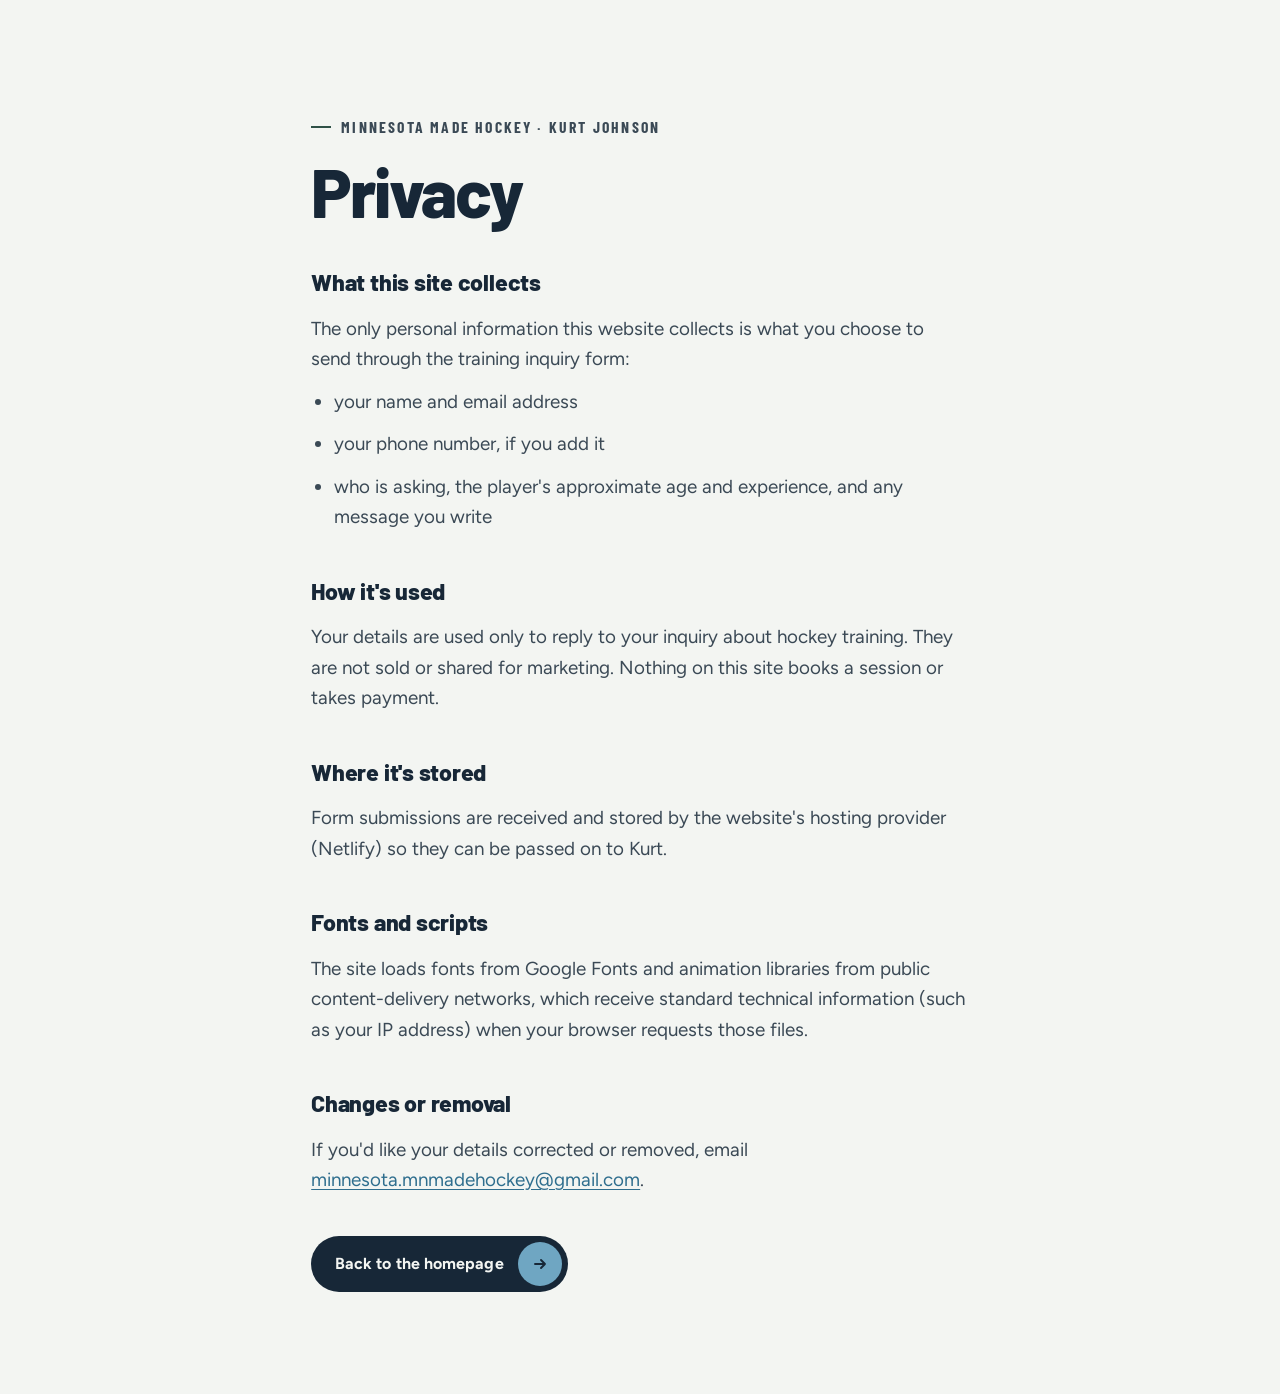
<file: Kurt/privacy.html>
<!doctype html>
<html lang="en">
<head>
<meta charset="utf-8">
<meta name="viewport" content="width=device-width, initial-scale=1">
<title>Privacy | Minnesota Made Hockey — Kurt Johnson</title>
<meta name="description" content="How information sent through the Minnesota Made Hockey training inquiry form is used.">
<link rel="icon" href="data:image/svg+xml,%3Csvg xmlns='http://www.w3.org/2000/svg' viewBox='0 0 48 48'%3E%3Crect x='1' y='1' width='46' height='46' rx='14' fill='%23172737'/%3E%3Cpath d='M9.5 29V15l3.5 7.5 3.5-7.5v14M20 29V15l3.5 7.5L27 15v14M30.5 15v14M38.5 15v14M30.5 22h8' fill='none' stroke='%23F3F5F2' stroke-width='3'/%3E%3Cpath d='M9.5 36h27' stroke='%236FA6C2' stroke-width='3'/%3E%3Ccircle cx='38.5' cy='36' r='3' fill='%23C94E42'/%3E%3C/svg%3E">
<link rel="preconnect" href="https://fonts.googleapis.com">
<link rel="preconnect" href="https://fonts.gstatic.com" crossorigin>
<link rel="stylesheet" href="https://fonts.googleapis.com/css2?family=Barlow:wght@600;700;800\&family=Barlow+Condensed:wght@600;700;800\&family=Figtree:wght@400;500;600;700\&display=swap">
<link rel="stylesheet" href="styles.css">
<style>
  .page { min-height: 100vh; padding: clamp(48px, 8vw, 120px) 0; background: var(--bg); }
  .page__inner { max-width: 760px; }
  .page h2 { margin-top: 40px; font-size: 1.45rem; font-weight: 800; letter-spacing: -.01em; }
  .page p, .page li { margin-top: 12px; color: var(--ink-2); }
  .page ul { margin-top: 8px; padding-left: 1.2em; list-style: disc; }
  .page a:not(.btn) { color: var(--frost-deep); text-decoration: underline; text-underline-offset: 3px; overflow-wrap: anywhere; }
  .page .btn { margin-top: 40px; }
</style>
</head>
<body>
<main class="page">
  <div class="wrap page__inner">
    <p class="eyebrow">Minnesota Made Hockey · Kurt Johnson</p>
    <h1 class="h2">Privacy</h1>
    <!-- General notice — review with Kurt before launch. -->
    <h2>What this site collects</h2>
    <p>The only personal information this website collects is what you choose to send through the training inquiry form:</p>
    <ul>
      <li>your name and email address</li>
      <li>your phone number, if you add it</li>
      <li>who is asking, the player's approximate age and experience, and any message you write</li>
    </ul>
    <h2>How it's used</h2>
    <p>Your details are used only to reply to your inquiry about hockey training. They are not sold or shared for marketing. Nothing on this site books a session or takes payment.</p>
    <h2>Where it's stored</h2>
    <p>Form submissions are received and stored by the website's hosting provider (Netlify) so they can be passed on to Kurt.</p>
    <h2>Fonts and scripts</h2>
    <p>The site loads fonts from Google Fonts and animation libraries from public content-delivery networks, which receive standard technical information (such as your IP address) when your browser requests those files.</p>
    <h2>Changes or removal</h2>
    <p>If you'd like your details corrected or removed, email <a href="mailto:minnesota.mnmadehockey@gmail.com">minnesota.mnmadehockey@gmail.com</a>.</p>
    <a class="btn btn--dark" href="/">
      <span>Back to the homepage</span><span class="btn__ic" aria-hidden="true"><svg viewBox="0 0 16 16"><path d="M3 8h10M9 4l4 4-4 4"/></svg></span>
    </a>
  </div>
</main>
</body>
</html>
</file>
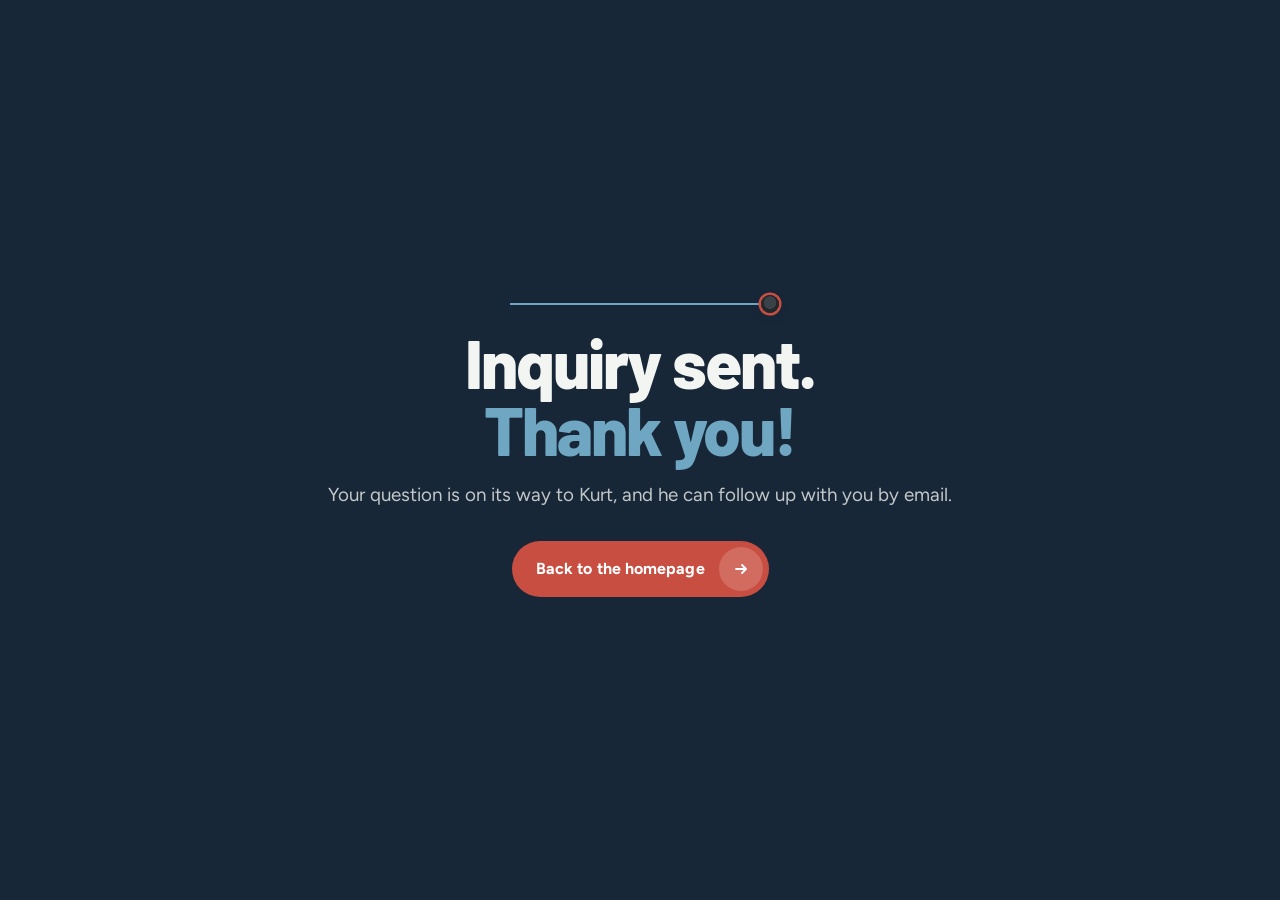
<file: Kurt/thank-you.html>
<!doctype html>
<html lang="en">
<head>
<meta charset="utf-8">
<meta name="viewport" content="width=device-width, initial-scale=1">
<title>Inquiry sent | Minnesota Made Hockey — Kurt Johnson</title>
<meta name="robots" content="noindex">
<link rel="icon" href="data:image/svg+xml,%3Csvg xmlns='http://www.w3.org/2000/svg' viewBox='0 0 48 48'%3E%3Crect x='1' y='1' width='46' height='46' rx='14' fill='%23172737'/%3E%3Cpath d='M9.5 29V15l3.5 7.5 3.5-7.5v14M20 29V15l3.5 7.5L27 15v14M30.5 15v14M38.5 15v14M30.5 22h8' fill='none' stroke='%23F3F5F2' stroke-width='3'/%3E%3Cpath d='M9.5 36h27' stroke='%236FA6C2' stroke-width='3'/%3E%3Ccircle cx='38.5' cy='36' r='3' fill='%23C94E42'/%3E%3C/svg%3E">
<link rel="preconnect" href="https://fonts.googleapis.com">
<link rel="preconnect" href="https://fonts.gstatic.com" crossorigin>
<link rel="stylesheet" href="https://fonts.googleapis.com/css2?family=Barlow:wght@600;700;800\&family=Barlow+Condensed:wght@600;700;800\&family=Figtree:wght@400;500;600;700\&display=swap">
<link rel="stylesheet" href="styles.css">
<style>
  .page { min-height: 100vh; display: grid; place-items: center; padding: 40px 20px; background: var(--ink); color: var(--on-dark); text-align: center; }
  .page__inner { width: 100%; max-width: 640px; min-width: 0; }
  .page .h2 { margin-top: 24px; }
  .page p { margin-top: 18px; color: var(--on-dark-2); }
  .page .btn { margin-top: 30px; }
  .page__line { position: relative; width: min(260px, 70%); height: 2px; margin: 0 auto; background: var(--frost); }
  .page__line .puck { position: absolute; top: -8px; right: -9px; animation: slide 1.6s cubic-bezier(.3, .6, .2, 1) both; }
  @keyframes slide { from { right: 100%; opacity: 0; } 20% { opacity: 1; } }
  @media (prefers-reduced-motion: reduce) { .page__line .puck { animation: none; } }
</style>
</head>
<body>
<main class="page">
  <div class="page__inner">
    <div class="page__line" aria-hidden="true"><span class="puck"></span></div>
    <h1 class="h2 h2--light">Inquiry sent. <em>Thank you!</em></h1>
    <p>Your question is on its way to Kurt, and he can follow up with you by email.</p>
    <a class="btn btn--red" href="/">
      <span>Back to the homepage</span><span class="btn__ic" aria-hidden="true"><svg viewBox="0 0 16 16"><path d="M3 8h10M9 4l4 4-4 4"/></svg></span>
    </a>
  </div>
</main>
</body>
</html>
</file>
<file: Kurt/styles.css>
/* ==========================================================================
   MINNESOTA MADE HOCKEY — KURT JOHNSON · YOUTH HOCKEY COACHING
   Cold, clean, athletic, trustworthy · 1600px content width · no 3D
   Palette: off-white ice · deep ice navy · pale ice · charcoal · frozen blue
            · forest · signal red (small and intentional)
   Recurring device: THE ICE PATH — a thin skate / puck line that runs
   section to section (seams), through Kurt's story, the rink zones,
   the gallery and the inquiry progress track.
   ========================================================================== */

:root {
  --bg: #F3F5F2;          /* off-white ice — page */
  --bg-2: #DDE8EB;        /* pale ice — section blocks */
  --card: #FBFCFB;
  --ink: #172737;         /* deep ice navy — main dark brand colour */
  --ink-2: rgba(23,39,55,.84);
  --ink-3: rgba(23,39,55,.7);
  --line: rgba(23,39,55,.14);
  --frost: #6FA6C2;       /* frozen blue — rink lines, accents on dark */
  --frost-deep: #2F6E8E;  /* frozen blue for text on light backgrounds (AA) */
  --grey: #B9C2C7;        /* rink grey */
  --forest: #2F5147;      /* subtle Minnesota character */
  --red: #C94E42;         /* signal red — CTA, markers, puck / line details */
  --red-deep: #A63D33;    /* red for text / hover on light backgrounds (AA) */
  --charcoal: #22272C;
  --on-dark: #F3F5F2;
  --on-dark-2: rgba(243,245,242,.78);
  --line-dark: rgba(243,245,242,.16);
  --error: #A63D33;

  --f-display: "Barlow", "Helvetica Neue", Arial, sans-serif;            /* athletic grotesk */
  --f-cond: "Barlow Condensed", "Arial Narrow", "Helvetica Neue", sans-serif; /* labels, ages, markers */
  --f-body: "Figtree", "Helvetica Neue", Arial, sans-serif;              /* readable body */

  --max: 1600px;
  --gutter: clamp(16px, 4vw, 64px);
  --nav-h: 120px;
  --r-lg: 26px;
  --r-md: 18px;
  --ease: cubic-bezier(.2, .75, .15, 1);
  --shadow: 0 1px 2px rgba(23,39,55,.05), 0 12px 40px rgba(23,39,55,.09);
}

/* ---------- Base ---------- */
*, *::before, *::after { box-sizing: border-box; }
html { -webkit-text-size-adjust: 100%; scroll-behavior: smooth; }
html.lenis, html.lenis body { height: auto; }
html.lenis { scroll-behavior: auto !important; } /* CSS smooth-scroll fights Lenis and cancels keyboard/focus scrolling */
.lenis.lenis-stopped { overflow: hidden; }
@media (prefers-reduced-motion: reduce) { html { scroll-behavior: auto; } }

body { margin: 0; background: var(--bg); color: var(--ink); font-family: var(--f-body); font-size: clamp(1.0625rem, 1rem + .22vw, 1.1875rem); line-height: 1.62; -webkit-font-smoothing: antialiased; overflow-x: hidden; }
img, svg, video, canvas { display: block; max-width: 100%; }
a { color: inherit; text-decoration: none; }
button { font: inherit; color: inherit; background: none; border: 0; padding: 0; cursor: pointer; }
ul, ol { margin: 0; padding: 0; list-style: none; }
h1, h2, h3, p, figure { margin: 0; }
h1, h2, h3 { font-family: var(--f-display); }
fieldset { margin: 0; padding: 0; border: 0; min-width: 0; }
::selection { background: var(--frost); color: var(--ink); }
:focus-visible { outline: 3px solid var(--frost-deep); outline-offset: 3px; border-radius: 4px; }
.story__panel :focus-visible, .pl__stage :focus-visible, .book :focus-visible, .footer :focus-visible, .menu :focus-visible { outline-color: var(--frost); }
.sr-only { position: absolute !important; width: 1px; height: 1px; padding: 0; margin: -1px; overflow: hidden; clip: rect(0 0 0 0); white-space: nowrap; border: 0; }
.skip { position: fixed; left: 16px; top: -60px; z-index: 300; padding: 12px 18px; border-radius: 999px; background: var(--ink); color: var(--on-dark); font-weight: 600; transition: top .2s; }
.skip:focus { top: 16px; }
.wrap { width: 100%; max-width: var(--max); margin-inline: auto; padding-inline: var(--gutter); }

/* ---------- Type ---------- */
/* No italics: emphasis is colour + weight. */
em { font-style: normal; color: var(--frost-deep); }
.eyebrow { display: inline-flex; align-items: center; gap: 10px; font-family: var(--f-cond); font-size: .98rem; font-weight: 700; letter-spacing: .14em; text-transform: uppercase; color: var(--ink-2); }
.eyebrow::before { content: ""; width: 20px; height: 2px; background: var(--forest); }
.eyebrow--light { color: var(--on-dark-2); }
.eyebrow--light::before { background: var(--frost); }
.h2 { margin-top: 18px; font-weight: 800; font-size: clamp(2.3rem, 1.2rem + 3.8vw, 5.2rem); line-height: .98; letter-spacing: -.03em; text-wrap: balance; }
.h2--light { color: var(--on-dark); }
.h2--light em { color: var(--frost); }
.head { max-width: 960px; }

/* ---------- Buttons & links ---------- */
/* Every button carries a fill that sweeps in on hover; the arrow makes one small directional move. */
.btn { position: relative; isolation: isolate; overflow: hidden; white-space: nowrap; display: inline-flex; align-items: center; gap: 14px; min-height: 56px; padding: 6px 6px 6px 24px; border-radius: 999px; font-family: var(--f-body); font-weight: 700; font-size: 1rem; letter-spacing: .005em; transition: color .35s, box-shadow .3s; will-change: transform; }
.btn::before { content: ""; position: absolute; inset: 0; z-index: -1; border-radius: inherit; background: var(--fill, var(--ink)); transform: translateX(-101%); transition: transform .6s var(--ease); }
.btn:hover::before, .btn:focus-visible::before { transform: none; }
.btn__ic { display: grid; place-items: center; width: 44px; height: 44px; flex: none; border-radius: 50%; overflow: hidden; transition: background-color .35s, color .35s; }
.btn__ic svg { width: 16px; height: 16px; fill: none; stroke: currentColor; stroke-width: 1.9; stroke-linecap: round; stroke-linejoin: round; }
.btn:hover .btn__ic svg, .btn:focus-visible .btn__ic svg { animation: arrow .55s var(--ease); }
@keyframes arrow { 0% { transform: none; } 45% { transform: translateX(22px); } 46% { transform: translateX(-22px); } 100% { transform: none; } }
/* signal red — the primary "Ask about training" action */
.btn--red { background: var(--red); color: #fff; --fill: var(--red-deep); }
.btn--red .btn__ic { background: rgba(255,255,255,.16); color: #fff; }
.btn--red:hover .btn__ic, .btn--red:focus-visible .btn__ic { background: #fff; color: var(--red-deep); }
.btn--red:hover { box-shadow: 0 12px 30px rgba(201,78,66,.32); }
.btn--dark { background: var(--ink); color: var(--on-dark); --fill: var(--frost-deep); }
.btn--dark .btn__ic { background: var(--frost); color: var(--ink); }
.btn--dark:hover .btn__ic, .btn--dark:focus-visible .btn__ic { background: var(--on-dark); }
.btn--dark:hover { box-shadow: 0 12px 30px rgba(47,110,142,.28); }
.btn--line { color: var(--ink); box-shadow: inset 0 0 0 1.5px rgba(23,39,55,.28); --fill: var(--ink); }
.btn--line .btn__ic { background: rgba(23,39,55,.08); }
.btn--line:hover, .btn--line:focus-visible { color: var(--on-dark); }
.btn--line:hover .btn__ic, .btn--line:focus-visible .btn__ic { background: var(--frost); color: var(--ink); }
.btn--ghost { color: var(--on-dark); box-shadow: inset 0 0 0 1.5px var(--line-dark); --fill: var(--frost-deep); }
.btn--ghost .btn__ic { background: rgba(243,245,242,.1); }
.btn--ghost:hover .btn__ic, .btn--ghost:focus-visible .btn__ic { background: var(--frost); color: var(--ink); }
.btn--sm { min-height: 46px; padding: 4px 4px 4px 20px; font-size: .94rem; gap: 10px; }
.btn--sm .btn__ic { width: 38px; height: 38px; }
.btn--block { width: 100%; justify-content: space-between; }
.btn:disabled { opacity: .6; cursor: progress; }
.textlink { position: relative; display: inline-flex; align-items: center; gap: 8px; min-height: 44px; font-weight: 700; padding-block: 6px; }
.textlink::after { content: "→"; transition: transform .35s var(--ease); }
.textlink::before { content: ""; position: absolute; left: 0; right: 1.4em; bottom: 6px; height: 2px; background: currentColor; transform-origin: right; transition: transform .45s var(--ease); }
.textlink:hover::after { transform: translateX(4px); }
.textlink:hover::before { transform: scaleX(0); }
.ulink { position: relative; display: inline-block; padding-block: 2px; text-decoration: underline; text-decoration-thickness: 1px; text-underline-offset: 3px; }
.ulink:hover { text-decoration-thickness: 2px; }

/* ---------- Puck: the small marker used everywhere the ice path appears ---------- */
.puck { display: block; width: 18px; height: 18px; border-radius: 50%; background: radial-gradient(circle at 50% 42%, #3A4148 0 44%, var(--charcoal) 46%); box-shadow: 0 0 0 2.5px var(--red), 0 4px 10px rgba(23,39,55,.25); }

/* ---------- Media slots ---------- */
.media { position: relative; overflow: hidden; background: linear-gradient(150deg, var(--bg) 0%, var(--bg-2) 55%, #C9D8DE 100%); }
.media img { position: absolute; inset: 0; width: 100%; height: 100%; object-fit: cover; z-index: 1; transition: transform 1.2s var(--ease); }
.media.is-empty::after { content: attr(data-ph); position: absolute; left: 14px; bottom: 14px; z-index: 2; width: fit-content; max-width: calc(100% - 28px); padding: 7px 11px; border-radius: 10px; background: rgba(243,245,242,.88); color: var(--ink-2); font-size: .72rem; font-weight: 600; letter-spacing: .04em; line-height: 1.4; text-transform: uppercase; }
.ph-note { position: absolute; z-index: 3; right: 12px; bottom: 12px; padding: 6px 11px; border-radius: 999px; background: rgba(23,39,55,.72); color: var(--on-dark); font-family: var(--f-cond); font-size: .82rem; font-weight: 600; letter-spacing: .08em; text-transform: uppercase; pointer-events: none; -webkit-backdrop-filter: blur(6px); backdrop-filter: blur(6px); }

/* ==========================================================================
   HEADER — ticker strip + floating bar
   ========================================================================== */
.nav { position: fixed; top: 0; left: 0; right: 0; z-index: 60; pointer-events: none; transition: transform .6s var(--ease); }
.nav.is-solid { transform: translateY(-34px); }                   /* ticker slides away, bar stays */
.nav.is-hidden { transform: translateY(calc(-100% - 12px)); }
.nav__ticker { height: 34px; display: flex; align-items: center; overflow: hidden; background: var(--ink); color: var(--on-dark); font-family: var(--f-cond); font-size: .86rem; font-weight: 600; letter-spacing: .1em; text-transform: uppercase; pointer-events: auto; }
.nav__ticker-track { display: flex; align-items: center; gap: 22px; width: max-content; padding-right: 22px; white-space: nowrap; }
.nav__ticker-track i { width: 14px; height: 2px; flex: none; background: var(--frost); }
.motion .nav__ticker-track { animation: ticker 60s linear infinite; }
.nav__ticker:hover .nav__ticker-track { animation-play-state: paused; }
@keyframes ticker { to { transform: translateX(-50%); } }
.nav__barwrap { padding: 10px var(--gutter) 0; }
.nav__bar {
  position: relative; pointer-events: auto; max-width: calc(var(--max) - var(--gutter) * 2); margin-inline: auto;
  display: flex; align-items: center; justify-content: space-between; gap: 20px;
  height: 70px; padding: 0 9px 0 12px; border-radius: 22px;
  background: rgba(243,245,242,.8); border: 1px solid rgba(251,252,251,.9);
  -webkit-backdrop-filter: blur(16px) saturate(1.3); backdrop-filter: blur(16px) saturate(1.3);
  box-shadow: 0 1px 0 rgba(23,39,55,.04), 0 12px 40px rgba(23,39,55,.09);
  transition: height .45s var(--ease), background-color .3s, box-shadow .3s;
}
.nav.is-solid .nav__bar { height: 62px; background: rgba(243,245,242,.95); box-shadow: 0 1px 0 rgba(23,39,55,.05), 0 16px 50px rgba(23,39,55,.12); }
.nav__progress { position: absolute; left: 30px; right: 30px; bottom: -1px; height: 2px; border-radius: 2px; overflow: hidden; pointer-events: none; }
.nav__progress i { position: absolute; inset: 0; background: linear-gradient(90deg, var(--ink), var(--frost)); transform-origin: left; transform: scaleX(var(--prog, 0)); }

/* Logo — MMH monogram on a rink-shaped tile + MINNESOTA MADE / rink line / HOCKEY.
   Intro (on load, hover/focus, and when the footer logo scrolls into view):
   the blue line draws → a red puck marker travels it once → MMH locks into place.
   Then it rests, and the same short loop repeats every 7 seconds. */
.logo { display: flex; align-items: center; gap: 11px; padding: 4px 14px 4px 4px; border-radius: 16px; }
.lm { width: 46px; height: 46px; flex: none; overflow: visible; }
.lm-rink { fill: var(--ink); }
.lm-boards { fill: none; stroke: rgba(243,245,242,.16); stroke-width: 1; }
.lm-mmh { fill: none; stroke: var(--on-dark); stroke-width: 2.4; stroke-linejoin: miter; stroke-linecap: butt; }
.lm-line { fill: none; stroke: var(--frost); stroke-width: 2.4; stroke-linecap: round; stroke-dasharray: 1; stroke-dashoffset: 0; }
.lm-puck { fill: var(--red); }
.lm-mmh, .lm-puck { transform-box: fill-box; transform-origin: 50% 50%; }
.logo__text { display: grid; line-height: 1; white-space: nowrap; }
.logo__name { display: block; overflow: hidden; padding-bottom: .06em; }
.logo__name > span { display: block; font-family: var(--f-cond); font-weight: 800; font-size: 1.32rem; letter-spacing: .05em; text-transform: uppercase; }
.logo__court { position: relative; display: block; margin: 3px 0 4px; }
.logo__line { display: block; width: 100%; height: 6px; overflow: visible; }
.logo__line path { fill: none; stroke: var(--frost-deep); stroke-width: 1.5; stroke-linecap: round; vector-effect: non-scaling-stroke; }
.logo__line .logo__red { stroke: var(--red); stroke-width: 2.2; }
.logo__tag { font-family: var(--f-cond); font-size: .74rem; font-weight: 700; letter-spacing: .42em; text-transform: uppercase; color: var(--ink-2); }

/* intro — classes added by main.js; hidden until it starts so nothing flashes */
.motion .logo:not(.is-anim) .lm-mmh, .motion .flogo:not(.is-anim) .lm-mmh,
.motion .logo:not(.is-anim) .lm-puck, .motion .flogo:not(.is-anim) .lm-puck { opacity: 0; }
.motion .logo:not(.is-anim) .lm-line, .motion .flogo:not(.is-anim) .lm-line { stroke-dashoffset: 1; }
.motion .logo:not(.is-anim) .logo__name > span, .motion .flogo:not(.is-anim) .logo__name > span { transform: translateY(110%); }
.motion .logo:not(.is-anim) .logo__line, .motion .flogo:not(.is-anim) .logo__line { clip-path: inset(-2px 100% -2px 0); }
.motion .logo:not(.is-anim) .logo__tag, .motion .flogo:not(.is-anim) .logo__tag { opacity: 0; }
.motion .is-anim .lm-line { animation: lmDraw .7s var(--ease) both; }
.motion .is-anim .lm-puck { animation: lmPuck 1s cubic-bezier(.3, .6, .2, 1) .15s both; }
.motion .is-anim .lm-mmh { animation: lmLock .7s cubic-bezier(.3, 1.5, .5, 1) .85s both; }
.motion .is-anim .logo__name > span { animation: lmRise .8s var(--ease) .35s both; }
.motion .is-anim .logo__line { animation: lmLine .8s var(--ease) .7s both; }
.motion .is-anim .logo__tag { animation: lmTag .7s var(--ease) 1s both; }
/* idle loop, every 7s: line redraws → puck travels once → MMH locks → rest */
.motion .is-anim.is-idle .lm-line { animation: lmLoopLine 7s var(--ease) infinite; }
.motion .is-anim.is-idle .lm-puck { animation: lmLoopPuck 7s cubic-bezier(.3, .6, .2, 1) infinite; }
.motion .is-anim.is-idle .lm-mmh { animation: lmLoopLock 7s ease-out infinite; }
@keyframes lmDraw { from { stroke-dashoffset: 1; } to { stroke-dashoffset: 0; } }
@keyframes lmPuck { 0% { transform: translateX(-29px); opacity: 0; } 15% { opacity: 1; } 100% { transform: none; opacity: 1; } }
@keyframes lmLock { 0% { transform: translateY(-4px) scale(.94); opacity: 0; } 60% { transform: translateY(.6px) scale(1.02); opacity: 1; } 100% { transform: none; opacity: 1; } }
@keyframes lmLoopLine { 0%, 76% { stroke-dashoffset: 0; } 78% { stroke-dashoffset: 1; } 86%, 100% { stroke-dashoffset: 0; } }
@keyframes lmLoopPuck { 0%, 76% { transform: none; opacity: 1; } 78% { transform: translateX(-29px); opacity: 0; } 80% { opacity: 1; } 90%, 100% { transform: none; opacity: 1; } }
@keyframes lmLoopLock { 0%, 89% { transform: none; } 92% { transform: translateY(-1.2px) scale(.97); } 95% { transform: translateY(.4px) scale(1.01); } 100% { transform: none; } }
@keyframes lmRise { from { transform: translateY(110%); } to { transform: none; } }
@keyframes lmLine { from { clip-path: inset(-2px 100% -2px 0); } to { clip-path: inset(-2px 0 -2px 0); } }
@keyframes lmTag { from { opacity: 0; letter-spacing: .7em; } to { opacity: 1; letter-spacing: .42em; } }
.lm-rink { transition: fill .4s; }
.logo:hover .lm-rink { fill: var(--forest); }

/* Links: a rink line (end ticks + red centre tick) slides to the hovered link */
.nav__links { position: relative; display: flex; align-items: center; gap: 2px; padding: 5px; }
.nav__links a { position: relative; z-index: 1; padding: 10px 16px; border-radius: 12px; font-weight: 600; font-size: .98rem; transition: color .3s; }
.nav__links a:hover { color: var(--frost-deep); }
.nav__links a.is-active::after { content: ""; position: absolute; left: 50%; top: 5px; width: 6px; height: 6px; margin-left: -3px; border-radius: 50%; background: var(--red); }
.nav__pill { position: absolute; z-index: 0; bottom: 6px; left: 0; width: 0; height: 2px; background: var(--frost-deep); opacity: 0; transition: transform .45s var(--ease), width .45s var(--ease), opacity .25s; }
.nav__pill::before, .nav__pill::after { content: ""; position: absolute; top: -3px; width: 2px; height: 8px; background: var(--frost-deep); }
.nav__pill::before { left: 0; }
.nav__pill::after { left: 50%; margin-left: -1px; background: var(--red); }
.roll { position: relative; display: inline-block; overflow: hidden; vertical-align: top; }
.roll > span { display: inline-block; transition: transform .5s var(--ease); }
.roll::after { content: attr(data-text); position: absolute; left: 0; top: 100%; white-space: nowrap; transition: transform .5s var(--ease); }
a:hover > .roll > span, a:focus-visible > .roll > span, a:hover > .roll::after, a:focus-visible > .roll::after { transform: translateY(-100%); }

.nav__right { display: flex; align-items: center; gap: 10px; }
.nav__menu { display: inline-flex; align-items: center; gap: 10px; height: 46px; padding: 0 5px 0 18px; border-radius: 999px; background: var(--charcoal); color: var(--on-dark); font-weight: 600; font-size: .94rem; transition: background-color .3s; }
.nav__menu:hover { background: var(--ink); }
.nav__menu-ic { position: relative; width: 36px; height: 36px; border-radius: 50%; background: rgba(243,245,242,.12); transition: background-color .35s, color .35s, transform .5s var(--ease); }
.nav__menu-ic i { position: absolute; left: 10px; right: 10px; height: 1.8px; border-radius: 2px; background: currentColor; transition: transform .45s var(--ease), top .45s var(--ease), left .45s var(--ease); }
.nav__menu-ic i:first-child { top: 14px; }
.nav__menu-ic i:last-child { top: 20px; left: 14px; }
.nav__menu:hover .nav__menu-ic i:last-child { left: 10px; }
.nav__menu[aria-expanded="true"] .nav__menu-ic { background: var(--frost); color: var(--ink); transform: rotate(90deg); }
.nav__menu[aria-expanded="true"] .nav__menu-ic i { top: 17px; left: 10px; }
.nav__menu[aria-expanded="true"] .nav__menu-ic i:first-child { transform: rotate(45deg); }
.nav__menu[aria-expanded="true"] .nav__menu-ic i:last-child { transform: rotate(-45deg); }

/* Full-screen menu — grows out of the Menu button */
.menu { position: fixed; inset: 0; z-index: 55; overflow-x: hidden; overflow-y: auto; scrollbar-width: none; -ms-overflow-style: none; background: var(--ink); color: var(--on-dark); visibility: hidden; clip-path: circle(0px at var(--mx, 92%) var(--my, 80px)); transition: clip-path .75s var(--ease), visibility 0s .75s; }
.menu.is-open { visibility: visible; clip-path: circle(160vmax at var(--mx, 92%) var(--my, 80px)); transition: clip-path .95s var(--ease); }
.menu::-webkit-scrollbar { display: none; }
.menu::before { content: ""; position: absolute; inset: 0; pointer-events: none; background: radial-gradient(50% 50% at 80% 20%, rgba(111,166,194,.2), transparent 70%), radial-gradient(40% 40% at 10% 90%, rgba(47,81,71,.4), transparent 70%); }
.menu__rink { position: absolute; right: -10vw; top: 50%; width: min(1100px, 92vw); transform: translateY(-50%) rotate(-8deg); opacity: .1; pointer-events: none; }
.menu__rink * { fill: none; stroke: var(--on-dark); stroke-width: 1.6; }
.menu__inner { position: relative; min-height: 100%; max-width: var(--max); display: grid; grid-template-columns: minmax(0, 1.5fr) minmax(0, 1fr); gap: clamp(32px, 6vw, 110px); align-items: center; padding-top: calc(var(--nav-h) + 16px); padding-bottom: 32px; }
.menu__k { font-family: var(--f-cond); font-size: .9rem; font-weight: 700; letter-spacing: .14em; text-transform: uppercase; color: var(--on-dark-2); margin-bottom: 12px; }
.menu__links li { overflow: hidden; border-bottom: 1px solid var(--line-dark); }
.menu__links a { position: relative; display: flex; align-items: baseline; gap: clamp(14px, 2vw, 28px); padding: .1em 0; font-family: var(--f-display); font-size: clamp(1.7rem, min(1rem + 2.8vw, 5.4vh), 4rem); font-weight: 800; letter-spacing: -.03em; line-height: 1.14; transform: translateY(100%); transition: transform .8s var(--ease), color .3s; }
.menu.is-open .menu__links a { transform: none; transition-delay: calc(.25s + var(--i, 0) * .05s), 0s; }
.menu__links a::after { content: "→"; margin-left: auto; font-size: .45em; font-weight: 500; opacity: 0; transform: translateX(-10px); transition: opacity .3s, transform .45s var(--ease); }
.menu__links a:hover, .menu__links a:focus-visible { color: var(--frost); }
.menu__links a:hover::after, .menu__links a:focus-visible::after { opacity: 1; transform: none; }
.menu__n { flex: none; width: 2.2em; font-family: var(--f-cond); font-size: .3em; font-weight: 700; letter-spacing: .06em; color: var(--frost); transform: translateY(-1.2em); }
.menu__card { justify-self: end; width: 100%; max-width: 420px; padding: 16px; border-radius: 26px; background: rgba(243,245,242,.06); border: 1px solid var(--line-dark); opacity: 0; transform: translateY(40px); transition: opacity .6s, transform .9s var(--ease); }
.menu.is-open .menu__card { opacity: 1; transform: none; transition-delay: .45s; }
.menu__photo { aspect-ratio: 16 / 9; max-height: 26vh; width: 100%; border-radius: 16px; }
.menu__mark { position: absolute; z-index: 2; left: 18px; bottom: 12px; font-family: var(--f-cond); font-size: 3.2rem; font-weight: 800; letter-spacing: .04em; line-height: 1; color: transparent; -webkit-text-stroke: 1.5px rgba(243,245,242,.7); }
.menu__name { margin: 16px 6px 0; font-family: var(--f-display); font-size: 1.5rem; font-weight: 800; letter-spacing: -.02em; }
.menu__role { margin: 2px 6px 0; font-size: .94rem; color: var(--on-dark-2); }
.menu__facts { display: grid; grid-template-columns: repeat(2, 1fr); gap: 8px; margin: 16px 0; }
.menu__facts li { padding: 12px 14px; border-radius: 14px; background: rgba(243,245,242,.06); }
.menu__facts b { display: block; font-family: var(--f-cond); font-size: 1.8rem; font-weight: 800; line-height: 1.05; color: var(--frost); }
.menu__facts span { font-size: .86rem; line-height: 1.3; color: var(--on-dark-2); }
.menu__foot { display: flex; flex-wrap: wrap; align-items: center; gap: 8px 12px; margin: 16px 6px 4px; font-size: .92rem; font-weight: 500; color: var(--on-dark-2); }
.menu__foot i, .fpill i { width: 12px; height: 2px; background: var(--frost); }

/* ---------- Seams — THE ICE PATH between sections: a line draws and a puck skates down it once ---------- */
.seam { display: flex; flex-direction: column; align-items: center; gap: 12px; margin: 0 auto clamp(40px, 5vw, 64px); color: var(--ink); }
.seam__line { position: relative; width: 2px; height: clamp(64px, 8vw, 116px); transform-origin: top; transition: transform 1.2s var(--ease); }
.seam__line::before { content: ""; position: absolute; inset: 0; background: currentColor; opacity: .26; }
.seam__line .puck { position: absolute; left: 50%; top: 100%; width: 14px; height: 14px; margin: -7px 0 0 -7px; transition: top 1.3s cubic-bezier(.3, .6, .2, 1) .3s, opacity .4s .3s; }
.seam__tag { padding: 7px 15px; border-radius: 999px; border: 1px solid var(--line); font-family: var(--f-cond); font-size: .86rem; font-weight: 700; letter-spacing: .16em; text-transform: uppercase; color: var(--forest); background: var(--card); transition: opacity .6s .9s, transform .8s var(--ease) .9s; }
.seam--light { color: var(--on-dark); }
.seam--light .seam__tag { color: var(--frost); background: rgba(243,245,242,.05); border-color: var(--line-dark); }
.motion .seam:not(.in) .seam__line { transform: scaleY(0); }
.motion .seam:not(.in) .seam__line .puck { top: 0; opacity: 0; }
.motion .seam:not(.in) .seam__tag { opacity: 0; transform: translateY(10px); }

/* ==========================================================================
   01 — HERO: copy beside a rink that draws in; a puck skates one path, once.
   On load: name → headline masks in → rink mask-reveals and its lines draw →
   the puck enters and settles on centre ice → counter 00 → 20 → CTAs.
   ========================================================================== */
.hero { position: relative; isolation: isolate; overflow: hidden; padding: calc(var(--nav-h) + clamp(28px, 4vw, 70px)) 0 clamp(36px, 4vw, 60px); background: linear-gradient(180deg, var(--bg-2) 0%, var(--bg) 78%); }
/* giant faint rink markings behind the copy */
.hero__ice { position: absolute; inset: 0; z-index: -1; pointer-events: none; background:
  radial-gradient(circle at 18% 64%, transparent 0 239px, rgba(201,78,66,.12) 240px 242px, transparent 243px),
  linear-gradient(90deg, transparent calc(50% - 1px), rgba(201,78,66,.08) calc(50% - 1px) calc(50% + 1px), transparent calc(50% + 1px)),
  linear-gradient(90deg, transparent 38%, rgba(111,166,194,.13) 38% calc(38% + 18px), transparent calc(38% + 18px)),
  repeating-linear-gradient(115deg, rgba(255,255,255,.4) 0 1px, transparent 1px 90px); }
.hero__grid { position: relative; display: grid; grid-template-columns: minmax(0, 6fr) minmax(0, 6fr); gap: clamp(32px, 5vw, 90px); align-items: center; }
.hero__name { display: flex; flex-wrap: wrap; align-items: center; gap: 10px 12px; margin-bottom: clamp(18px, 2vw, 28px); }
.hero__name-tag { display: inline-flex; align-items: center; gap: 12px; padding: 7px 16px 7px 9px; border-radius: 999px; background: var(--card); border: 1px solid var(--line); box-shadow: var(--shadow); }
.hero__name-t { display: inline-flex; overflow: hidden; padding-block: .1em; font-family: var(--f-cond); font-weight: 800; font-size: clamp(1rem, .9rem + .3vw, 1.15rem); letter-spacing: .14em; text-transform: uppercase; white-space: nowrap; }
.hero__name-t .ch { display: inline-block; white-space: pre; }
.hero__brand { display: inline-flex; align-items: center; gap: 8px; padding: 8px 14px; border-radius: 999px; border: 1px solid var(--line); font-family: var(--f-cond); font-size: .92rem; font-weight: 700; letter-spacing: .12em; text-transform: uppercase; color: var(--ink-2); }
.hero__brand i { width: 8px; height: 8px; border-radius: 50%; background: var(--red); }

.hero__title { font-weight: 800; }
.hl { display: block; overflow: hidden; padding-bottom: .06em; margin-bottom: -.06em; font-size: clamp(2.7rem, 1rem + 4.6vw, 6.4rem); line-height: .96; letter-spacing: -.035em; }
.hl__in { display: inline-block; }
.hl em { color: var(--frost-deep); }
.hl__num { position: relative; color: var(--ink); }
/* "20 years" sits on a blue line with a red centre tick that draws in */
.hl__num::after { content: ""; position: absolute; left: .02em; right: .02em; bottom: .02em; height: .085em; background: linear-gradient(90deg, var(--frost) calc(50% - .05em), var(--red) calc(50% - .05em) calc(50% + .05em), var(--frost) calc(50% + .05em)); transform-origin: left; transition: transform 1.1s var(--ease); }
.motion .hero:not(.is-hi) .hl__num::after { transform: scaleX(0); }
.hero__lede { margin-top: clamp(18px, 2vw, 28px); max-width: 33em; font-size: clamp(1.1rem, 1rem + .4vw, 1.32rem); line-height: 1.5; color: var(--ink-2); }
.hero__ctas { display: flex; flex-wrap: wrap; gap: 12px; margin-top: clamp(22px, 2.4vw, 34px); }

/* The rink card */
.hrink { position: relative; }
.hrink__card { position: relative; padding: clamp(14px, 1.6vw, 22px); border-radius: 30px; background: var(--ink); box-shadow: 0 40px 80px rgba(23,39,55,.25); transition: clip-path 1.3s var(--ease); clip-path: inset(0 0 0 0 round 30px); }
.motion .hero:not(.is-drawn) .hrink__card { clip-path: inset(0 100% 0 0 round 30px); }
.hrink__svg { width: 100%; height: auto; overflow: visible; }
.hrink__ice { fill: #E9F0F2; }
.hrink__crease { fill: rgba(111,166,194,.55); }
.hrink__lines path, .hrink__lines circle { fill: none; stroke-dasharray: 1; stroke-dashoffset: 0; transition: stroke-dashoffset 1.6s var(--ease); }
.hrink__red { stroke: var(--red); stroke-width: 2.4; }
.hrink__center { stroke-width: 5; }
.hrink__blue { stroke: var(--frost); stroke-width: 6; }
.hrink__lines circle.hrink__blue { stroke-width: 2.4; }
.hrink__dots circle { fill: var(--red); transition: opacity .6s .9s; }
.hrink__dots .hrink__cdot { fill: var(--frost-deep); }
.hrink__boards { fill: none; stroke: var(--grey); stroke-width: 6; stroke-dasharray: 1; stroke-dashoffset: 0; transition: stroke-dashoffset 1.8s var(--ease); }
.hrink__trail { fill: none; stroke: var(--ink); stroke-opacity: .55; stroke-width: 2.6; stroke-linecap: round; stroke-dasharray: 2 9; }
.hrink__puck { fill: var(--charcoal); stroke: var(--red); stroke-width: 3; }
.motion .hero:not(.is-drawn) .hrink__lines path, .motion .hero:not(.is-drawn) .hrink__lines circle, .motion .hero:not(.is-drawn) .hrink__boards { stroke-dashoffset: 1; }
.motion .hero:not(.is-drawn) .hrink__dots circle { opacity: 0; }
.motion .hero:not(.is-skated) .hrink__puck { opacity: 0; }
.hrink__zones { display: flex; justify-content: space-between; gap: 12px; margin-top: 12px; padding: 0 8px; font-family: var(--f-cond); font-size: .9rem; font-weight: 700; letter-spacing: .14em; text-transform: uppercase; color: var(--on-dark-2); }
.hrink__zones span:last-child { color: var(--frost); }
.hrink__cap { position: absolute; left: 24px; top: -24px; display: inline-flex; gap: 8px; padding: 12px 18px; border-radius: 14px; background: var(--card); box-shadow: var(--shadow); font-family: var(--f-display); font-weight: 600; font-size: 1.02rem; color: var(--ink-2); transition: opacity .9s var(--ease) .4s, transform 1s var(--ease) .4s; }
.hrink__cap b { color: var(--ink); font-weight: 800; }
.motion .hero:not(.is-drawn) .hrink__cap { opacity: 0; transform: translateY(14px); }

/* Credibility strip */
.hscore { position: relative; z-index: 4; display: grid; grid-template-columns: repeat(4, minmax(0, 1fr)); margin-top: clamp(48px, 5vw, 80px); border-top: 2px solid var(--ink); }
.hscore li { position: relative; padding: 18px 20px 4px 0; transition: opacity .7s var(--ease), transform .8s var(--ease); }
.hscore li + li { padding-left: 20px; border-left: 1px solid var(--line); }
.hscore li::before { content: ""; position: absolute; left: 0; top: -2px; width: 34px; height: 2px; background: var(--red); }
.hscore li + li::before { left: 20px; }
.hscore b { display: block; font-family: var(--f-cond); font-size: clamp(1.45rem, 1rem + 1.2vw, 2.3rem); font-weight: 800; letter-spacing: .01em; line-height: 1.02; text-transform: uppercase; }
.hscore li > span { display: block; margin-top: 4px; font-size: .95rem; line-height: 1.3; color: var(--ink-3); }
.motion .hscore li:not(.in) { opacity: 0; transform: translateY(16px); }

.motion .hero__name-t .ch, .motion .hl__in { transform: translateY(112%); }
.motion .hero__name-tag .puck { transform: scale(0); }
.motion .hero__brand { opacity: 0; transform: translateX(-10px); }
.motion .hero__lede, .motion .hero__ctas { opacity: 0; transform: translateY(20px); transition: opacity .9s var(--ease), transform 1s var(--ease); }
.motion .hero.is-ready .hero__lede, .motion .hero.is-ready .hero__ctas { opacity: 1; transform: none; }
.motion .hero.is-ready .hero__ctas { transition-delay: .12s; }

/* ==========================================================================
   02 — MEET KURT
   ========================================================================== */
.about { padding: clamp(50px, 6vw, 90px) 0 clamp(90px, 11vw, 160px); }
.about__grid { display: grid; grid-template-columns: minmax(0, 5fr) minmax(0, 7fr); gap: clamp(36px, 6vw, 120px); align-items: start; }
.about__media { position: sticky; top: calc(var(--nav-h) + 24px); }
.about__photo { aspect-ratio: 4 / 5; border-radius: var(--r-lg); }
.about__badge { position: absolute; z-index: 3; right: -14px; top: 22px; display: flex; align-items: center; gap: 12px; padding: 12px 16px; border-radius: 16px; background: var(--card); box-shadow: var(--shadow); line-height: 1.2; }
.about__badge b { font-family: var(--f-cond); font-size: 2.6rem; font-weight: 800; line-height: .9; color: var(--red-deep); }
.about__badge span { font-size: .9rem; font-weight: 600; color: var(--ink-2); }
.about__intro { margin-top: 30px; font-size: clamp(1.25rem, 1rem + .7vw, 1.65rem); line-height: 1.42; max-width: 32em; font-weight: 500; }
.about__more { margin-top: 18px; max-width: 36em; color: var(--ink-2); }
.about__warm { margin-top: 20px; padding-left: 18px; max-width: 34em; border-left: 3px solid var(--forest); font-family: var(--f-display); font-weight: 600; font-size: clamp(1.15rem, 1rem + .4vw, 1.4rem); line-height: 1.35; color: var(--forest); }
.fw { transition: color .2s; }
.about__go { margin-top: 26px; }

/* Kurt's story as a short ice path */
.kpath { position: relative; margin-top: clamp(30px, 4vw, 48px); padding-left: 34px; }
.kpath::before { content: ""; position: absolute; left: 8px; top: 14px; bottom: 14px; width: 2px; background: linear-gradient(var(--frost), var(--frost-deep)); }
.kpath li { position: relative; display: grid; grid-template-columns: minmax(0, 1fr) minmax(0, 2fr); gap: 4px 20px; padding: 13px 0; border-bottom: 1px solid var(--line); }
.kpath li::before { content: ""; position: absolute; left: -31px; top: 50%; width: 12px; height: 12px; margin-top: -6px; border-radius: 50%; background: var(--bg); border: 2px solid var(--frost-deep); }
.kpath li:last-child::before { width: 16px; height: 16px; margin: -8px 0 0 -2px; background: var(--charcoal); border: 0; box-shadow: 0 0 0 2.5px var(--red); }
.kpath li span:first-child { font-family: var(--f-cond); font-size: 1.05rem; font-weight: 700; letter-spacing: .1em; text-transform: uppercase; color: var(--frost-deep); }
.kpath li span:last-child { font-weight: 600; }

/* ==========================================================================
   03 — NEARLY 20 YEARS: one development path, scroll-driven.
   A sticky panel (ice path, counter, stage word) follows the stage nearest
   the reading line: Kids → Fundamentals → Development → Confidence → Next level.
   ========================================================================== */
.story { position: relative; padding: clamp(40px, 5vw, 64px) 0 clamp(90px, 10vw, 140px); background: var(--bg-2); border-radius: 44px; margin-inline: clamp(0px, 1.2vw, 18px); }
.story__head { display: grid; grid-template-columns: minmax(0, 7fr) minmax(0, 4fr); gap: 20px 64px; align-items: end; }
.story__note { max-width: 28em; color: var(--ink-2); }
.story__grid { display: grid; grid-template-columns: minmax(0, 6fr) minmax(0, 5fr); gap: clamp(36px, 5vw, 100px); align-items: start; margin-top: clamp(40px, 5vw, 76px); }
.story__stage { position: sticky; top: calc(var(--nav-h) + 16px); z-index: 4; }
.story__panel { position: relative; isolation: isolate; overflow: hidden; display: grid; gap: clamp(14px, 1.6vw, 20px); padding: clamp(16px, 1.8vw, 24px); border-radius: 30px; background: var(--ink); color: var(--on-dark); box-shadow: 0 30px 70px rgba(23,39,55,.24); }
.story__tone { position: absolute; inset: 0; z-index: -1; pointer-events: none; }
.story__tone i { position: absolute; inset: -10%; opacity: 0; transition: opacity 1.1s var(--ease); }
.story__tone i:nth-child(1) { background: radial-gradient(45% 45% at 12% 92%, rgba(111,166,194,.32), transparent 70%); }
.story__tone i:nth-child(2) { background: radial-gradient(45% 45% at 50% 100%, rgba(47,81,71,.75), transparent 70%); }
.story__tone i:nth-child(3) { background: radial-gradient(50% 50% at 92% 70%, rgba(201,78,66,.22), transparent 70%); }
.story__panel[data-tone="a"] .story__tone i:nth-child(1), .story__panel[data-tone="b"] .story__tone i:nth-child(2), .story__panel[data-tone="c"] .story__tone i:nth-child(3) { opacity: 1; }
.story__art { aspect-ratio: 2 / 1; max-height: 32vh; border-radius: 20px; }
.story__art img { transform: scale(1.05); }
.story__word { position: absolute; z-index: 2; right: 18px; bottom: 6px; font-family: var(--f-cond); font-size: clamp(3.4rem, 2rem + 4vw, 6.4rem); font-weight: 800; line-height: .9; letter-spacing: .01em; text-transform: uppercase; color: transparent; -webkit-text-stroke: 1.5px var(--ink); opacity: .55; }
.story__word.is-swap { animation: labelIn .6s var(--ease); }
.story__chapter { position: absolute; z-index: 3; left: 14px; top: 14px; display: inline-flex; align-items: center; gap: 8px; padding: 7px 14px; border-radius: 999px; background: var(--ink); color: var(--on-dark); font-family: var(--f-cond); font-size: .88rem; font-weight: 700; letter-spacing: .12em; text-transform: uppercase; }
.story__chapter.is-swap span { animation: labelIn .6s var(--ease); }
@keyframes labelIn { from { opacity: 0; transform: translateY(8px); } }
.story__map { position: relative; }
.story__route { width: 100%; height: auto; overflow: visible; }
.route__base { fill: none; stroke: rgba(243,245,242,.24); stroke-width: 2; stroke-linecap: round; stroke-dasharray: 2 9; }
.route__draw { fill: none; stroke: var(--frost); stroke-width: 3; stroke-linecap: round; }
.route__node { fill: var(--ink); stroke: rgba(243,245,242,.45); stroke-width: 2; transition: fill .4s, stroke .4s; }
.route__node.is-on { fill: var(--frost); stroke: var(--frost); }
.route__puck ellipse { fill: var(--charcoal); stroke: var(--red); stroke-width: 3.5; filter: drop-shadow(0 3px 6px rgba(0,0,0,.35)); }
.story__pin { position: absolute; display: inline-flex; align-items: center; gap: 7px; font-family: var(--f-cond); font-size: .86rem; font-weight: 700; letter-spacing: .14em; text-transform: uppercase; color: var(--on-dark-2); transition: color .4s; }
.story__pin--a { left: 0; bottom: -2px; }
.story__pin--b { right: 0; top: -4px; }
.story__pin.is-on { color: var(--frost); }
.story__meta { display: flex; justify-content: space-between; align-items: flex-end; gap: 16px; padding-top: 14px; border-top: 1px solid var(--line-dark); }
.story__count { display: grid; }
.story__count b { display: flex; align-items: baseline; font-family: var(--f-cond); font-size: clamp(3rem, 2rem + 2.8vw, 5.2rem); font-weight: 800; line-height: .9; color: var(--frost); }
.story__count b small { font-size: .34em; font-weight: 700; margin-left: .3em; color: var(--on-dark-2); text-transform: uppercase; letter-spacing: .1em; }
.story__tilde { font-size: .7em; margin-right: .04em; opacity: 0; transition: opacity .4s; }
.story__count.is-full .story__tilde { opacity: 1; }
.story__count > span { margin-top: 6px; font-family: var(--f-cond); font-size: .9rem; font-weight: 700; letter-spacing: .12em; text-transform: uppercase; color: var(--on-dark-2); }
.story__now { text-align: right; }
.story__now span { font-family: var(--f-cond); font-size: .9rem; font-weight: 700; letter-spacing: .14em; color: var(--frost); }
.story__now b { display: block; margin-top: 2px; font-family: var(--f-display); font-size: clamp(1.05rem, .9rem + .4vw, 1.3rem); }

.story__list { position: relative; padding-left: 46px; }
.story__list::before, .story__list::after { content: ""; position: absolute; left: 14px; top: 10px; bottom: 10px; width: 2px; }
.story__list::before { background: rgba(23,39,55,.16); }
.story__list::after { background: var(--frost-deep); transform-origin: top; transform: scaleY(var(--p, 1)); }
.sstop { position: relative; min-height: clamp(200px, 30vh, 320px); padding-bottom: 28px; }
.sstop::before { content: ""; position: absolute; left: -41px; top: 16px; z-index: 1; width: 18px; height: 18px; border-radius: 50%; background: var(--bg-2); border: 2px solid var(--frost-deep); transition: background-color .4s, transform .5s var(--ease), box-shadow .4s; }
.sstop.is-on::before { background: var(--frost-deep); }
.sstop.is-active::before { background: var(--charcoal); border-color: var(--charcoal); transform: scale(1.25); box-shadow: 0 0 0 3px var(--red); }
.sstop__head { display: grid; grid-template-columns: minmax(0, 1fr) auto; gap: 4px 16px; width: 100%; padding: 6px 0; text-align: left; }
.sstop__n { font-family: var(--f-cond); font-size: .92rem; font-weight: 700; letter-spacing: .16em; text-transform: uppercase; color: var(--forest); }
.sstop__t { grid-column: 1; font-family: var(--f-display); font-size: clamp(1.8rem, 1rem + 2.1vw, 3.1rem); font-weight: 800; letter-spacing: -.025em; line-height: 1.02; color: var(--ink-3); transition: color .45s, transform .6s var(--ease); }
.sstop__ic { grid-column: 2; grid-row: 1 / span 2; align-self: center; display: none; position: relative; width: 40px; height: 40px; border-radius: 50%; border: 1.5px solid var(--line); transition: transform .45s var(--ease), background-color .3s; }
.sstop__ic::before, .sstop__ic::after { content: ""; position: absolute; left: 50%; top: 50%; width: 12px; height: 2px; margin: -1px 0 0 -6px; border-radius: 2px; background: var(--ink); }
.sstop__ic::after { transform: rotate(90deg); transition: transform .45s var(--ease); }
.sstop.is-active .sstop__t, .sstop__head:hover .sstop__t { color: var(--ink); }
.sstop.is-active .sstop__t { transform: translateX(6px); }
.sstop__body { display: grid; grid-template-rows: 1fr; }
.sstop__inner { min-height: 0; overflow: hidden; }
.sstop__inner p { margin-top: 12px; max-width: 30em; color: var(--ink-2); font-size: clamp(1.04rem, .98rem + .2vw, 1.16rem); }
.sstop__fact { display: inline-flex; align-items: baseline; gap: 10px; margin-top: 16px; padding: 10px 16px; border-radius: 14px; background: var(--ink); color: var(--on-dark) !important; font-weight: 600; font-size: .95rem !important; }
.sstop__fact b { font-family: var(--f-cond); font-size: 1.8rem; font-weight: 800; color: var(--frost); }
.sstop__go { margin-top: 12px; }
.js-story .sstop__inner { transition: opacity .7s var(--ease), transform .8s var(--ease); }
.js-story .sstop:not(.is-on) .sstop__inner { opacity: 0; transform: translateY(14px); }
.js-story .sstop.is-on:not(.is-active) .sstop__inner { opacity: .5; }

/* ==========================================================================
   04 — PLAYER DEVELOPMENT: three stages, one simplified rink.
   Selecting a stage lights its rink zone, moves the puck, changes the photo
   slot and the copy. "Ask about training" carries the stage into the form.
   ========================================================================== */
.players { padding: clamp(40px, 5vw, 64px) 0 clamp(90px, 10vw, 140px); }
.players__head { display: flex; flex-wrap: wrap; justify-content: space-between; align-items: end; gap: 20px 64px; }
.players__note { max-width: 27em; color: var(--ink-2); }
.pl { margin-top: clamp(32px, 4vw, 56px); }
.pl__tabs { position: relative; display: grid; grid-template-columns: repeat(3, minmax(0, 1fr)); gap: 6px; padding: 6px; border-radius: 22px; background: var(--card); border: 1px solid var(--line); box-shadow: var(--shadow); }
.pl__ind { position: absolute; z-index: 0; top: 6px; left: 0; width: 0; height: calc(100% - 12px); border-radius: 16px; background: var(--ink); transition: transform .65s var(--ease), width .65s var(--ease), height .65s var(--ease); }
html:not(.js-pl-ready) .pl__ind { display: none; }
.pl__tab { position: relative; z-index: 1; display: flex; align-items: center; gap: 14px; min-height: 74px; padding: 10px 16px; border-radius: 16px; text-align: left; color: var(--ink); transition: color .4s, background-color .3s; }
.pl__tab:hover { background: rgba(221,232,235,.7); }
.pl__tab[aria-selected="true"] { color: var(--on-dark); background: transparent; }
html:not(.js-pl-ready) .pl__tab[aria-selected="true"] { background: var(--ink); }
.pl__tab-n { display: grid; place-items: center; flex: none; width: 40px; height: 40px; border-radius: 50%; border: 1.5px solid var(--line); font-family: var(--f-cond); font-size: .95rem; font-weight: 800; transition: background-color .4s, border-color .4s, color .4s, transform .5s var(--ease); }
.pl__tab[aria-selected="true"] .pl__tab-n { background: var(--frost); border-color: var(--frost); color: var(--ink); }
.pl__tab-t { display: grid; line-height: 1.15; }
.pl__tab-t b { font-family: var(--f-display); font-size: clamp(1.05rem, .95rem + .35vw, 1.25rem); font-weight: 700; }
.pl__tab-t small { margin-top: 3px; font-size: .88rem; color: var(--ink-3); transition: color .4s; }
.pl__tab[aria-selected="true"] small { color: var(--on-dark-2); }

.pl__stage { position: relative; isolation: isolate; display: grid; grid-template-columns: minmax(0, 1fr) minmax(0, 1.1fr); min-height: clamp(520px, 64vh, 680px); margin-top: 14px; border-radius: 30px; overflow: hidden; background: var(--ink); color: var(--on-dark); }
.pl__tone { position: absolute; inset: 0; z-index: -1; pointer-events: none; }
.pl__tone i { position: absolute; inset: 0; opacity: 0; transition: opacity 1s var(--ease); }
.pl__tone i:nth-child(1) { background: radial-gradient(55% 60% at 8% 100%, rgba(111,166,194,.26), transparent 70%); }
.pl__tone i:nth-child(2) { background: radial-gradient(55% 60% at 8% 100%, rgba(47,81,71,.7), transparent 70%); }
.pl__tone i:nth-child(3) { background: radial-gradient(55% 60% at 8% 100%, rgba(201,78,66,.2), transparent 70%), radial-gradient(40% 50% at 60% 0%, rgba(111,166,194,.2), transparent 70%); }
.pl__stage[data-level="0"] .pl__tone i:nth-child(1), .pl__stage[data-level="1"] .pl__tone i:nth-child(2), .pl__stage[data-level="2"] .pl__tone i:nth-child(3) { opacity: 1; }
.pl__panels { position: relative; display: grid; align-items: center; padding: clamp(28px, 4vw, 60px); }
.pl__panel { display: flex; flex-direction: column; align-items: flex-start; }
html:not(.js-pl-ready) .pl__panel + .pl__panel { margin-top: 48px; padding-top: 48px; border-top: 1px solid var(--line-dark); }
.js-pl-ready .pl__panel { grid-area: 1 / 1; transition: visibility 0s .6s; }
.js-pl-ready .pl__panel.is-active { transition: visibility 0s; }
.js-pl-ready .pl__panel:not(.is-active) { visibility: hidden; pointer-events: none; }
.js-pl-ready .pl__panel > * { transition: opacity .55s var(--ease), transform .8s var(--ease); }
.js-pl-ready .pl__panel:not(.is-active) > * { opacity: 0; transform: translateY(-16px); transition-duration: .35s; }
.js-pl-ready .pl__panel.is-active > * { transition-delay: calc(.12s + var(--d, 0) * .07s); }
.js-pl-ready .pl__panel.is-entering > * { opacity: 0; transform: translateY(26px); transition: none; }
.pl__count { font-family: var(--f-cond); font-size: .95rem; font-weight: 700; letter-spacing: .16em; color: var(--frost); }
.pl__name { margin-top: 10px; font-size: clamp(2.6rem, 1.3rem + 3.6vw, 5.6rem); font-weight: 800; letter-spacing: -.035em; line-height: .94; }
.pl__lead { margin-top: 18px; max-width: 18em; font-family: var(--f-display); font-weight: 600; font-size: clamp(1.3rem, 1rem + 1vw, 1.9rem); line-height: 1.2; color: var(--on-dark-2); }
.pl__tags { display: flex; flex-wrap: wrap; gap: 8px; margin-top: 24px; }
.pl__tags li { padding: 7px 14px; border-radius: 999px; border: 1px solid var(--line-dark); background: rgba(243,245,242,.05); font-size: .94rem; font-weight: 500; }
.pl__ctas { display: flex; flex-wrap: wrap; align-items: center; gap: 12px 24px; margin-top: clamp(26px, 3vw, 40px); }
.pl__fine { margin-top: 14px; font-size: .95rem; color: var(--ink-3); }

.pl__rinkwrap { position: relative; display: grid; grid-template-rows: minmax(0, 1fr) auto; gap: 12px; margin: 14px 14px 14px 0; }
.pl__media { position: relative; min-height: 200px; border-radius: 22px; background: var(--charcoal); }
.pl__media img { z-index: 0; clip-path: inset(0 0 0 100%); transform: scale(1.1); transition: clip-path 1s var(--ease), transform 1.6s var(--ease); }
.pl__media img.is-prev { clip-path: inset(0 0 0 0); z-index: 1; transition: none; }
.pl__media img.is-on { clip-path: inset(0 0 0 0); transform: none; z-index: 2; }
html:not(.motion) .pl__media img { transition: none; }
.pl__media .ph-note { top: 12px; bottom: auto; }
.pl__rink { position: relative; padding: 14px; border-radius: 22px; background: rgba(243,245,242,.06); border: 1px solid var(--line-dark); }
.pl__rink svg { width: 100%; height: auto; overflow: visible; }
.plr__ice { fill: #E9F0F2; }
.plr__zone { fill: transparent; transition: fill .7s var(--ease); }
.pl__stage[data-level="0"] .plr__zone[data-z="0"], .pl__stage[data-level="1"] .plr__zone[data-z="1"], .pl__stage[data-level="2"] .plr__zone[data-z="2"] { fill: rgba(111,166,194,.42); }
.plr__red { fill: none; stroke: var(--red); stroke-width: 2.6; }
.plr__blue { fill: none; stroke: var(--frost-deep); stroke-width: 6; }
.plr__thin { stroke-width: 2.2; }
.plr__boards { fill: none; stroke: var(--grey); stroke-width: 6; }
.pl__rinkbox { position: relative; }
.pl__puck { position: absolute; left: var(--px, 20%); top: var(--py, 62%); width: 20px; height: 20px; margin: -10px 0 0 -10px; transition: left 1s cubic-bezier(.3, .6, .2, 1), top 1s cubic-bezier(.3, .6, .2, 1); }
.pl__puck::after { content: ""; position: absolute; inset: -8px; border-radius: 50%; border: 2px solid var(--red); opacity: 0; }
.pl__puck.is-moved::after { animation: ping 1.1s ease-out .9s; }
@keyframes ping { 0% { transform: scale(.5); opacity: .9; } 100% { transform: scale(1.7); opacity: 0; } }
.pl__rink-t { display: flex; flex-wrap: wrap; justify-content: space-between; align-items: baseline; gap: 4px 14px; margin-top: 12px; line-height: 1.25; }
.pl__rink-t small { font-family: var(--f-cond); font-size: .92rem; font-weight: 700; letter-spacing: .14em; text-transform: uppercase; color: var(--frost); }
.pl__rink-t b { font-size: 1rem; font-weight: 600; }
.pl__rink-t.is-swap > * { animation: labelIn .6s var(--ease); }

/* ==========================================================================
   05 — ON THE ICE (gallery)
   ========================================================================== */
.gallery { padding: clamp(40px, 5vw, 64px) 0 clamp(110px, 12vw, 170px); }
.head__note { margin-top: 18px; color: var(--ink-2); max-width: 36em; }
.reel { margin-top: clamp(40px, 5vw, 64px); }
.reel__feature { display: block; width: 100%; height: min(70vh, 46vw); border-radius: var(--r-lg); }
.reel__cap { position: absolute; left: 0; right: 0; bottom: 0; z-index: 3; padding: 60px clamp(20px, 3vw, 40px) clamp(20px, 3vw, 34px); background: linear-gradient(transparent, rgba(23,39,55,.7)); color: var(--on-dark); font-size: .98rem; pointer-events: none; }
.reel__cap b { display: block; font-family: var(--f-display); font-size: clamp(1.7rem, 1rem + 2vw, 3rem); font-weight: 800; letter-spacing: -.02em; line-height: 1.05; }
.tile__open { position: absolute; inset: 0; z-index: 4; width: 100%; height: 100%; border-radius: inherit; }
/* the ice path becomes the gallery's transition line: it fills and the puck skates across as you scroll */
.gline { position: relative; height: 26px; margin-top: 26px; }
.gline::before, .gline__fill { content: ""; position: absolute; left: 0; right: 0; top: 12px; height: 2px; }
.gline::before { background: var(--line); }
.gline__fill { display: block; background: var(--frost-deep); transform-origin: left; transform: scaleX(var(--p, 1)); }
.gline__puck { position: absolute; top: 4px; left: calc((100% - 18px) * var(--p, 1)); }
.grid { display: grid; grid-template-columns: repeat(3, minmax(0, 1fr)); gap: 16px; margin-top: 18px; }
.grid__hint { display: none; }
.tile { border-radius: var(--r-md); aspect-ratio: 4 / 5; transition: transform .6s var(--ease); }
.tile:nth-child(3n+2) { transform: translateY(40px); }
.tile:hover img { transform: scale(1.04); }
.tile__cap { position: absolute; left: 0; right: 0; bottom: 0; z-index: 3; padding: 48px 18px 16px; background: linear-gradient(transparent, rgba(23,39,55,.78)); color: var(--on-dark-2); font-size: .94rem; pointer-events: none; }
.tile__cap b { display: block; font-family: var(--f-display); font-size: 1.2rem; font-weight: 700; color: var(--on-dark); }

.lightbox { width: min(1200px, 92vw); max-width: none; max-height: 92vh; padding: 0; border: 0; background: transparent; overflow: visible; color: var(--on-dark); }
.lightbox::backdrop { background: rgba(23,39,55,.9); -webkit-backdrop-filter: blur(6px); backdrop-filter: blur(6px); }
.lightbox[open] { animation: lbIn .45s var(--ease); }
@keyframes lbIn { from { opacity: 0; transform: scale(.96); } }
.lightbox__fig img { width: 100%; max-height: 82vh; object-fit: contain; border-radius: 18px; }
.lightbox__cap { margin-top: 12px; font-size: .95rem; color: var(--on-dark-2); }
.lightbox__cap b { color: var(--on-dark); margin-right: 8px; }
.lightbox__close { position: absolute; top: -18px; right: -12px; width: 48px; height: 48px; border-radius: 50%; background: var(--frost); color: var(--ink); font-size: 1.6rem; line-height: 1; transition: transform .4s var(--ease); }
.lightbox__close:hover { transform: rotate(90deg); }

/* ==========================================================================
   06 — WHY PARENTS REACH OUT: six reasons laid out on a light rink
   (columns = zones, blue lines between them, a red centre line)
   ========================================================================== */
.why { position: relative; padding: clamp(40px, 5vw, 64px) 0 clamp(90px, 10vw, 140px); }
.why__head { display: grid; grid-template-columns: minmax(0, 8fr) minmax(0, 4fr); gap: 24px 64px; align-items: end; }
.why__aside { color: var(--ink-2); max-width: 30em; }
.zones { position: relative; display: grid; grid-template-columns: repeat(3, minmax(0, 1fr)); margin-top: clamp(40px, 5vw, 64px); border: 4px solid var(--grey); border-radius: clamp(36px, 5vw, 80px); overflow: hidden; background: #EAF1F3; }
.zones::before { content: ""; position: absolute; left: 50%; top: 0; bottom: 0; width: 4px; margin-left: -2px; background: linear-gradient(var(--red) 0 22px, transparent 22px calc(100% - 22px), var(--red) calc(100% - 22px)); opacity: .7; pointer-events: none; }   /* centre red line, marked at the boards so it never crosses the copy */
.zones::after { content: ""; position: absolute; left: 50%; top: 50%; width: 12px; height: 12px; margin: -6px 0 0 -6px; border-radius: 50%; background: var(--frost-deep); pointer-events: none; }  /* centre faceoff dot */
.zone { position: relative; z-index: 1; display: flex; flex-direction: column; gap: 10px; min-height: 240px; padding: clamp(28px, 3vw, 44px) clamp(22px, 2.6vw, 40px); transition: background-color .45s; }
.zone:nth-child(3n+2) { border-left: 6px solid rgba(111,166,194,.7); border-right: 6px solid rgba(111,166,194,.7); }  /* blue lines */
.zone:nth-child(n+4) { border-top: 1px dashed rgba(23,39,55,.16); }
.zone__n { font-family: var(--f-cond); font-size: clamp(2.6rem, 1.8rem + 1.6vw, 3.6rem); font-weight: 800; line-height: .9; color: transparent; -webkit-text-stroke: 1.4px var(--forest); transition: color .45s; }
.zone__t { margin-top: auto; font-size: clamp(1.35rem, 1rem + .9vw, 1.85rem); font-weight: 800; letter-spacing: -.02em; line-height: 1.1; transition: transform .5s var(--ease); }
.zone__p { color: var(--ink-2); font-size: 1.02rem; max-width: 22em; }
.zone:hover { background: rgba(243,245,242,.7); }
.zone:hover .zone__n { color: var(--forest); }
.zone:hover .zone__t { transform: translateX(6px); }

/* ==========================================================================
   07 — TRAINING INQUIRY: four steps, the ice path as the progress track
   (a puck rides it), sliding panels, a live summary, a confirmation state.
   Without JS every step is shown as one plain form.
   ========================================================================== */
.book { position: relative; overflow: hidden; background: var(--ink); color: var(--on-dark); border-radius: 44px 44px 0 0; padding: clamp(40px, 5vw, 64px) 0 clamp(80px, 9vw, 120px); }
.book::before { content: ""; position: absolute; inset: 0; pointer-events: none; background: radial-gradient(45% 40% at 90% 20%, rgba(111,166,194,.16), transparent 70%), radial-gradient(40% 40% at 0% 100%, rgba(47,81,71,.5), transparent 70%); }
.book__grid { position: relative; display: grid; grid-template-columns: minmax(0, 5fr) minmax(0, 6fr); gap: clamp(40px, 6vw, 110px); align-items: start; }
.book__intro { position: sticky; top: calc(var(--nav-h) + 24px); }
.book .h2 { font-size: clamp(2.5rem, 1.1rem + 3.7vw, 5.2rem); }
.book__lede { margin-top: 24px; max-width: 30em; font-size: clamp(1.1rem, 1rem + .3vw, 1.3rem); color: var(--on-dark-2); }
.incl { display: flex; flex-wrap: wrap; gap: 8px; margin-top: 26px; }
.incl li { display: inline-flex; align-items: center; gap: 8px; padding: 8px 14px; border-radius: 999px; border: 1px solid var(--line-dark); font-family: var(--f-cond); font-size: .95rem; font-weight: 700; letter-spacing: .08em; text-transform: uppercase; color: var(--on-dark); }
.incl li::before { content: ""; width: 7px; height: 7px; border-radius: 50%; background: var(--frost); }
.bsum { margin-top: 26px; padding: 18px 20px; border-radius: 20px; background: rgba(243,245,242,.05); border: 1px solid var(--line-dark); }
.bsum__k { display: flex; align-items: center; gap: 10px; font-family: var(--f-cond); font-size: .92rem; font-weight: 700; letter-spacing: .14em; text-transform: uppercase; color: var(--frost); }
.bsum__k i { width: 8px; height: 8px; border-radius: 50%; background: var(--red); }
.bsum dl { display: grid; grid-template-columns: auto minmax(0, 1fr); gap: 8px 18px; margin: 12px 0 0; }
.bsum dt { font-size: .95rem; color: var(--on-dark-2); }
.bsum dd { margin: 0; font-weight: 600; font-size: .98rem; }
.bsum dd.is-empty { color: rgba(243,245,242,.5); font-weight: 400; }
.bsum dd.is-flash { animation: labelIn .5s var(--ease); }
.book__mail { margin-top: 22px; font-size: 1rem; color: var(--on-dark-2); overflow-wrap: anywhere; }
.book__mail a { color: var(--on-dark); font-weight: 600; }
.book__note { margin-top: 12px; font-size: .94rem; color: var(--on-dark-2); max-width: 32em; }

.bflow { position: relative; padding: clamp(22px, 3vw, 42px); border-radius: var(--r-lg); background: var(--card); color: var(--ink); box-shadow: 0 40px 90px rgba(8,16,24,.4); }
.bflow__top { display: flex; flex-wrap: wrap; justify-content: space-between; align-items: baseline; gap: 6px 16px; }
.bflow__title { font-family: var(--f-display); font-size: clamp(1.35rem, 1.1rem + .6vw, 1.7rem); font-weight: 800; letter-spacing: -.02em; line-height: 1.15; }
.bflow__count { font-size: .95rem; font-weight: 600; color: var(--ink-3); }
.bprog { position: relative; display: flex; justify-content: space-between; height: 64px; margin-top: 22px; }
.bprog::before, .bprog__fill { content: ""; position: absolute; left: 15px; right: 15px; top: 14px; height: 2px; }
.bprog::before { background: var(--line); }
.bprog__fill { background: var(--frost-deep); transform-origin: left; transform: scaleX(var(--p, 0)); transition: transform .8s var(--ease); }
.bprog__puck { position: absolute; z-index: 2; top: 6px; left: calc(15px + (100% - 30px) * var(--p, 0)); margin-left: -9px; transition: left .8s cubic-bezier(.3, .6, .2, 1); pointer-events: none; }
.bprog__node { position: relative; z-index: 1; width: 30px; height: 30px; flex: none; border-radius: 50%; border: 2px solid rgba(23,39,55,.22); background: var(--card); font-family: var(--f-cond); font-size: .92rem; font-weight: 800; color: var(--ink-3); transition: background-color .4s, border-color .4s, color .4s, transform .5s var(--ease); }
.bprog__node:disabled { cursor: default; }
.bprog__node small { position: absolute; top: 38px; left: 50%; transform: translateX(-50%); white-space: nowrap; font-family: var(--f-cond); font-size: .86rem; font-weight: 700; letter-spacing: .08em; text-transform: uppercase; color: var(--ink-3); transition: color .4s; }
.bprog__node:first-of-type small { left: 0; transform: none; }
.bprog__node:last-of-type small { left: auto; right: 0; transform: none; }
.bprog__node.is-done { background: var(--frost-deep); border-color: var(--frost-deep); color: #fff; }
.bprog__node.is-current { border-color: var(--ink); color: var(--ink); transform: scale(1.1); }
.bprog__node.is-current small, .bprog__node.is-done small { color: var(--ink); }
.bprog__node:not(:disabled):hover { border-color: var(--frost-deep); }
.bflow:not(.is-flow) .bprog, .bflow:not(.is-flow) .bflow__count { display: none; }

.bflow__viewport { margin-top: 18px; transition: height .6s var(--ease); }
.bflow.is-flow .bflow__viewport { overflow: hidden; }
.bflow.is-flow .bflow__track { display: flex; align-items: flex-start; transition: transform .75s var(--ease); }
.bstep { flex: 0 0 100%; min-width: 0; padding: 4px 3px 6px; }
.bflow:not(.is-flow) .bstep + .bstep { margin-top: 34px; }
.bstep__q { float: left; width: 100%; margin-bottom: 18px; padding: 0; font-family: var(--f-display); font-size: clamp(1.5rem, 1.1rem + 1.1vw, 2.2rem); font-weight: 800; letter-spacing: -.02em; line-height: 1.1; }
.bstep__q span { display: block; margin-bottom: 6px; font-family: var(--f-cond); font-size: .92rem; font-weight: 700; letter-spacing: .16em; text-transform: uppercase; color: var(--red-deep); }
.bstep__q small { display: block; margin-top: 6px; font-family: var(--f-body); font-size: 1rem; font-weight: 500; letter-spacing: 0; color: var(--ink-3); }
.bstep > .opts { clear: both; }
.motion .bflow.is-flow .bstep.is-current .bstep__q, .motion .bflow.is-flow .bstep.is-current .ocard, .motion .bflow.is-flow .bstep.is-current .field { animation: stepIn .7s var(--ease) both; animation-delay: calc(.12s + var(--d, 0) * .05s); }
@keyframes stepIn { from { opacity: 0; transform: translateX(26px); } }
.opts { display: grid; grid-template-columns: repeat(3, minmax(0, 1fr)); gap: 10px; }
.opts--2 { grid-template-columns: repeat(2, minmax(0, 1fr)); }
.opts--age { grid-template-columns: repeat(5, minmax(0, 1fr)); }
.ocard { position: relative; display: block; cursor: pointer; }
.ocard input { position: absolute; inset: 0; z-index: 1; width: 100%; height: 100%; margin: 0; opacity: 0; cursor: pointer; }
.ocard__box { position: relative; display: flex; flex-direction: column; align-items: flex-start; gap: 4px; height: 100%; min-height: 112px; padding: 16px 16px 14px; border-radius: 18px; border: 1.5px solid rgba(23,39,55,.16); background: rgba(221,232,235,.45); transition: border-color .25s, background-color .3s, color .3s, transform .45s var(--ease), box-shadow .3s; }
.ocard--num .ocard__box { min-height: 96px; justify-content: flex-end; padding: 14px 12px 12px; }
.ocard--num .ocard__t { margin: 0; font-family: var(--f-cond); font-size: 1.9rem; font-weight: 800; line-height: 1; }
.ocard__ic { display: grid; place-items: center; width: 38px; height: 38px; margin-bottom: auto; border-radius: 12px; background: var(--card); color: var(--ink); font-family: var(--f-cond); font-size: 1rem; font-weight: 800; transition: background-color .3s, transform .5s var(--ease); }
.ocard__ic svg { width: 20px; height: 20px; fill: none; stroke: currentColor; stroke-width: 1.7; stroke-linecap: round; stroke-linejoin: round; }
.ocard__t { margin-top: 10px; font-weight: 700; font-size: 1.08rem; line-height: 1.2; }
.ocard__s { font-size: .9rem; line-height: 1.3; color: var(--ink-3); transition: color .3s; }
.ocard__box::after { content: ""; position: absolute; right: 12px; top: 12px; width: 20px; height: 20px; border-radius: 50%; border: 1.5px solid rgba(23,39,55,.25); background: var(--card) no-repeat center / 12px; transition: background-color .3s, border-color .3s, transform .45s var(--ease); }
.ocard:hover .ocard__box { border-color: var(--frost-deep); transform: translateY(-2px); }
.ocard input:checked + .ocard__box { background: var(--ink); border-color: var(--ink); color: var(--on-dark); box-shadow: 0 14px 30px rgba(23,39,55,.22); }
.ocard input:checked + .ocard__box .ocard__ic { background: var(--frost); }
.ocard input:checked + .ocard__box .ocard__s { color: var(--on-dark-2); }
.ocard input:checked + .ocard__box::after { background-color: var(--red); border-color: var(--red); background-image: url("data:image/svg+xml,%3Csvg xmlns='http://www.w3.org/2000/svg' viewBox='0 0 12 12'%3E%3Cpath d='M2.5 6.2l2.3 2.3 4.7-5' fill='none' stroke='%23ffffff' stroke-width='1.8' stroke-linecap='round' stroke-linejoin='round'/%3E%3C/svg%3E"); animation: pop .45s var(--ease); }
.ocard input:focus-visible + .ocard__box { outline: 3px solid var(--frost-deep); outline-offset: 2px; }
.ocard.is-flash .ocard__box { animation: optFlash 1.4s var(--ease); }
@keyframes pop { 40% { transform: scale(1.3); } }
@keyframes optFlash { 0% { box-shadow: 0 0 0 0 rgba(111,166,194,.95); } 100% { box-shadow: 0 0 0 14px rgba(111,166,194,0); } }
.bstep__err { clear: both; font-size: .95rem; font-weight: 600; color: var(--error); }
.bstep__err:not(:empty) { margin-top: 12px; }

.req { color: var(--error); font-weight: 700; }
.opt { font-weight: 400; color: var(--ink-3); }
.field { display: flex; flex-direction: column; padding-top: 14px; }
.bstep .field:first-of-type { padding-top: 0; clear: both; }
.field-row { display: grid; grid-template-columns: 1fr 1fr; gap: 0 14px; }
.field label { margin-bottom: 8px; font-size: 1.02rem; font-weight: 600; }
.field input, .field textarea { width: 100%; min-height: 54px; padding: 12px 16px; border-radius: 14px; border: 1.5px solid rgba(23,39,55,.22); background-color: rgba(221,232,235,.4); color: var(--ink); font: inherit; font-size: 1.02rem; outline: none; transition: border-color .2s, box-shadow .2s, background-color .2s; }
.field textarea { resize: vertical; min-height: 110px; }
.field input::placeholder, .field textarea::placeholder { color: var(--ink-3); }
.field input:hover, .field textarea:hover { border-color: rgba(23,39,55,.4); }
.field input:focus, .field textarea:focus { background-color: var(--card); border-color: var(--frost-deep); box-shadow: 0 0 0 4px rgba(47,110,142,.22); }
.field [aria-invalid="true"] { border-color: var(--error); }
.field__err { font-size: .92rem; font-weight: 600; color: var(--error); }
.field__err:not(:empty) { margin-top: 6px; }

.bflow__nav { display: flex; align-items: center; justify-content: space-between; gap: 12px; margin-top: 24px; padding-top: 20px; border-top: 1px solid var(--line); }
.bflow__back { display: inline-flex; align-items: center; gap: 10px; min-height: 48px; padding: 0 16px 0 6px; border-radius: 999px; font-weight: 600; color: var(--ink-2); transition: color .3s, background-color .3s; }
.bflow__back span { display: grid; place-items: center; width: 36px; height: 36px; border-radius: 50%; background: rgba(23,39,55,.07); transition: transform .4s var(--ease); }
.bflow__back:hover { color: var(--ink); background: rgba(23,39,55,.05); }
.bflow__back:hover span { transform: translateX(-3px); }
.bflow__back[hidden] { display: inline-flex; visibility: hidden; }
.bflow__next[hidden], .bflow__submit[hidden] { display: none; }
.bflow:not(.is-flow) .bflow__back, .bflow:not(.is-flow) .bflow__next { display: none; }
.bflow:not(.is-flow) .bflow__nav { justify-content: flex-start; }
.bflow:not(.is-flow) .bflow__submit[hidden] { display: inline-flex; }
.bform__status { margin-top: 14px; font-weight: 600; }
.bform__status:empty { display: none; }
.bform__status.is-error { color: var(--error); }
.hp { position: absolute; left: -9999px; width: 1px; height: 1px; overflow: hidden; }

.bdone { padding: clamp(20px, 3vw, 40px) 0 6px; text-align: center; }
.bdone[hidden] { display: none; }
.bflow.is-done .bflow__top, .bflow.is-done .bprog, .bflow.is-done .bflow__viewport, .bflow.is-done .bflow__nav { display: none; }
.bdone__mark { position: relative; width: 92px; height: 92px; margin: 0 auto; }
.bdone__mark svg { width: 100%; height: 100%; }
.bdone__mark circle { fill: var(--charcoal); stroke: var(--red); stroke-width: 4; }
.bdone__mark path { fill: none; stroke: var(--on-dark); stroke-width: 5; stroke-linecap: round; stroke-linejoin: round; stroke-dasharray: 1; stroke-dashoffset: 0; }
.motion .bflow.is-done .bdone__mark { animation: doneSlide .9s cubic-bezier(.3, 1.3, .5, 1) both; }
.motion .bflow.is-done .bdone__mark path { animation: drawIn .7s var(--ease) .55s both; }
.motion .bflow.is-done .bdone > *:not(.bdone__mark) { animation: riseIn .7s var(--ease) both; }
.motion .bflow.is-done .bdone > *:nth-child(2) { animation-delay: .5s; } .motion .bflow.is-done .bdone > *:nth-child(3) { animation-delay: .6s; }
.motion .bflow.is-done .bdone > *:nth-child(4) { animation-delay: .7s; } .motion .bflow.is-done .bdone > *:nth-child(5) { animation-delay: .8s; }
@keyframes doneSlide { 0% { transform: translateX(-80px); opacity: 0; } 60% { opacity: 1; } 100% { transform: none; } }
@keyframes drawIn { from { stroke-dashoffset: 1; } }
@keyframes riseIn { from { opacity: 0; transform: translateY(16px); } }
.bdone__t { margin-top: 22px; font-size: clamp(1.9rem, 1.2rem + 1.6vw, 2.7rem); font-weight: 800; letter-spacing: -.025em; line-height: 1.05; }
.bdone__p { margin: 12px auto 0; max-width: 28em; color: var(--ink-2); }
.bdone__list { display: grid; gap: 6px; max-width: 420px; margin: 22px auto 0; padding: 16px 18px; border-radius: 18px; background: rgba(221,232,235,.55); text-align: left; font-size: .98rem; }
.bdone__list li { display: grid; grid-template-columns: 110px minmax(0, 1fr); gap: 12px; }
.bdone__list li span { color: var(--ink-3); }
.bdone__again { margin-top: 18px; }

/* ==========================================================================
   08 — CLOSING + FOOTER (a rink seen from above)
   ========================================================================== */
.footer { position: relative; overflow: hidden; background: var(--ink); color: var(--on-dark); padding: clamp(30px, 5vw, 70px) 0 26px; }
.footer::before { content: ""; position: absolute; inset: 0; pointer-events: none; background: radial-gradient(45% 40% at 85% 10%, rgba(111,166,194,.14), transparent 70%); }

.fcta { position: relative; display: grid; grid-template-columns: minmax(0, 1.6fr) minmax(0, 1fr); gap: 32px 64px; align-items: end; padding-top: clamp(40px, 6vw, 80px); border-top: 1px solid var(--line-dark); }
.fcta__title { font-weight: 800; font-size: clamp(2.8rem, 1rem + 5.8vw, 8rem); line-height: .95; letter-spacing: -.04em; }
.fcta__title em { color: var(--frost); }
.fcta__p { color: var(--on-dark-2); max-width: 26em; margin-bottom: 22px; }
.fcta__btns { display: flex; flex-wrap: wrap; gap: 12px; }

/* The rink */
.frink {
  --fl: rgba(243,245,242,.24);
  position: relative; margin-top: clamp(56px, 7vw, 100px);
  display: grid; grid-template-columns: minmax(0, 1.35fr) minmax(0, 1fr) 56px minmax(0, 1fr) minmax(0, 1.35fr);
  border: 3px solid var(--fl); border-radius: clamp(28px, 4vw, 64px); overflow: hidden;
  background: linear-gradient(90deg, rgba(111,166,194,.08) 0%, rgba(111,166,194,.14) 50%, rgba(111,166,194,.08) 100%), var(--ink);
}
.fzone { position: relative; z-index: 1; display: flex; flex-direction: column; align-items: flex-start; gap: 8px; min-width: 0; padding: clamp(44px, 4vw, 64px) clamp(22px, 2.6vw, 44px) clamp(30px, 3vw, 46px); transition: background-color .4s; }
.fzone:hover { background: rgba(111,166,194,.05); }
.frink > .fzone:nth-child(3) { border-left: 6px solid rgba(111,166,194,.55); }   /* blue lines */
.frink > .fzone:nth-child(5) { border-right: 6px solid rgba(111,166,194,.55); }
.fzone > * { position: relative; }
.fzone--l { padding-left: clamp(28px, 4vw, 64px); }
.fzone--r { padding-right: clamp(28px, 4vw, 64px); }
.fzone__lbl { position: absolute; top: 16px; left: clamp(22px, 2.6vw, 44px); font-family: var(--f-cond); font-size: .8rem; font-weight: 600; letter-spacing: .16em; text-transform: uppercase; color: rgba(243,245,242,.42); }
.fzone--l .fzone__lbl { left: clamp(28px, 4vw, 64px); }
.fzone__h { margin-bottom: 6px; font-family: var(--f-cond); font-size: .95rem; font-weight: 700; letter-spacing: .14em; text-transform: uppercase; color: var(--frost); }
.fzone__p { max-width: 20em; color: var(--on-dark-2); font-size: .98rem; }
.flogo { display: inline-flex; align-items: center; gap: 12px; margin-bottom: 8px; }
.flogo .logo__name > span { font-size: 1.5rem; color: var(--on-dark); }
.flogo .logo__tag { color: var(--on-dark-2); }
.flogo .logo__line path { stroke: var(--frost); }
.flogo .logo__line .logo__red { stroke: var(--red); }
.flogo .lm { width: 52px; height: 52px; }
.flogo .lm-rink { fill: rgba(243,245,242,.08); }
.flogo:hover .lm-rink { fill: var(--forest); }
.fpill { display: inline-flex; align-items: center; gap: 10px; margin-top: 10px; padding: 8px 14px; border-radius: 999px; background: rgba(243,245,242,.06); font-size: .95rem; color: var(--on-dark); }
.flink { position: relative; display: inline-flex; align-items: center; min-height: 36px; padding: 3px 0; font-size: 1.06rem; font-weight: 500; color: var(--on-dark); }
.flink::before { content: ""; width: 0; height: 2px; margin-right: 0; background: var(--frost); transition: width .35s var(--ease), margin-right .35s var(--ease); }
.flink:hover::before, .flink:focus-visible::before { width: 14px; margin-right: 10px; }
.flink:hover { color: var(--frost); }
.ffacts { display: grid; gap: 8px; }
.ffacts li { display: flex; gap: 10px; font-size: 1rem; line-height: 1.35; color: var(--on-dark); }
.ffacts li::before { content: ""; flex: none; width: 10px; height: 2px; margin-top: .65em; background: var(--frost); }
.fsocial { display: flex; align-items: center; gap: 12px; width: 100%; max-width: 320px; min-width: 0; margin-bottom: 6px; padding: 10px 14px 10px 10px; border-radius: 16px; background: rgba(243,245,242,.06); border: 1px solid transparent; transition: border-color .3s, background-color .3s, transform .4s var(--ease); }
a.fsocial:hover { border-color: rgba(111,166,194,.55); background: rgba(111,166,194,.08); transform: translateX(4px); }
.fsocial svg { width: 34px; height: 34px; flex: none; padding: 7px; border-radius: 10px; background: var(--on-dark); fill: none; stroke: var(--ink); stroke-width: 1.7; stroke-linecap: round; stroke-linejoin: round; }
.fsocial > span:first-of-type { display: grid; min-width: 0; font-weight: 600; line-height: 1.25; }
.fsocial small { font-size: .86rem; font-weight: 400; color: var(--on-dark-2); }
.fsocial__mail { overflow-wrap: anywhere; }
.fsocial b { margin-left: auto; font-weight: 500; color: var(--frost); transition: transform .35s var(--ease); }
.fsocial:hover b { transform: translateX(3px); }

/* Centre ice: red line + faceoff circle */
.fcenter { position: relative; z-index: 1; display: grid; place-items: center; }
.fcenter::before { content: ""; position: absolute; top: 0; bottom: 0; left: 50%; width: 6px; margin-left: -3px; background: var(--red); opacity: .7; }
.fcenter::after { content: ""; position: absolute; top: 50%; left: 50%; width: 120px; height: 120px; margin: -60px 0 0 -60px; border-radius: 50%; border: 2px solid rgba(111,166,194,.5); }
.fcenter span { position: relative; z-index: 1; padding: 8px 4px; border-radius: 6px; background: var(--ink); font-family: var(--f-cond); font-size: .76rem; font-weight: 600; letter-spacing: .16em; text-transform: uppercase; color: rgba(243,245,242,.5); writing-mode: vertical-rl; }

/* A puck glides across the rink once when the footer comes into view, then rests */
.frink__glide { position: absolute; inset: 0; z-index: 0; pointer-events: none; }
.frink__puck { position: absolute; top: 84%; left: 47%; transition: left 2.6s cubic-bezier(.2, .6, .2, 1), top 2.6s cubic-bezier(.2, .6, .2, 1); }
.motion .frink:not(.in) .frink__puck { left: 8%; top: 84%; }

/* Giant wordmark with a spotlight fill */
.fword { position: relative; margin-top: clamp(40px, 6vw, 80px); font-family: var(--f-cond); font-weight: 800; font-size: clamp(2.6rem, .1rem + 13vw, 16.5rem); line-height: .86; letter-spacing: .005em; text-transform: uppercase; white-space: nowrap; user-select: none; --mx: 50%; --my: 50%; }
.fword__o { display: block; color: transparent; -webkit-text-stroke: 1.5px rgba(243,245,242,.2); }
.fword__f { position: absolute; inset: 0; color: var(--frost); -webkit-mask: radial-gradient(circle clamp(120px, 16vw, 260px) at var(--mx) var(--my), #000 0%, rgba(0,0,0,.6) 45%, transparent 75%); mask: radial-gradient(circle clamp(120px, 16vw, 260px) at var(--mx) var(--my), #000 0%, rgba(0,0,0,.6) 45%, transparent 75%); }

/* Legal row */
.flegal { position: relative; display: flex; justify-content: space-between; align-items: center; flex-wrap: wrap; gap: 16px 28px; margin-top: 28px; padding-top: 22px; border-top: 1px solid var(--line-dark); font-size: .95rem; color: var(--on-dark-2); }
.flegal > span { margin-right: auto; }
.ftop { display: inline-flex; align-items: center; gap: 12px; min-height: 44px; padding: 0 6px 0 16px; border-radius: 999px; border: 1px solid var(--line-dark); color: var(--on-dark); font-weight: 600; font-size: .92rem; transition: border-color .3s, background-color .3s; }
.ftop:hover { border-color: var(--frost); background: rgba(111,166,194,.08); }
.ftop__ic { position: relative; width: 32px; height: 32px; border-radius: 50%; background: var(--frost); overflow: hidden; }
.ftop__ic::before { content: "↑"; position: absolute; inset: 0; display: grid; place-items: center; color: var(--ink); font-weight: 700; transition: transform .45s var(--ease); }
.ftop:hover .ftop__ic::before { animation: upArrow .6s var(--ease); }
@keyframes upArrow { 45% { transform: translateY(-120%); } 46% { transform: translateY(120%); } 100% { transform: none; } }

/* ==========================================================================
   Motion initial states
   ========================================================================== */
.motion .line__in { transform: translateY(105%); }
.line { display: block; overflow: hidden; padding-bottom: .06em; }
.line__in { display: inline-block; }
.motion .fade:not(.in) { opacity: 0; transform: translateY(26px); }
.motion .fade { transition: opacity .9s var(--ease), transform 1s var(--ease); }
.motion .zone.fade { transition: opacity .9s var(--ease), transform 1s var(--ease), background-color .45s; }
.motion .reveal-img { clip-path: inset(100% 0 0 0 round var(--r-lg)); transition: clip-path 1.3s var(--ease); }
.motion .reveal-img img { transform: scale(1.18); transition: transform 1.6s var(--ease); }
.motion .reveal-img.in { clip-path: inset(0 0 0 0 round var(--r-lg)); }
.motion .reveal-img.in img { transform: none; }
.w { display: inline-block; overflow: hidden; vertical-align: top; padding-bottom: .1em; margin-bottom: -.1em; }
.w__in { display: inline-block; }
.motion .split:not(.in) .w__in { transform: translateY(115%); }
.motion .split .w__in { transition: transform 1s var(--ease); transition-delay: calc(var(--wi, 0) * .04s); }

/* ==========================================================================
   Responsive
   ========================================================================== */
@media (max-width: 1280px) {
  .nav__links a { padding: 10px 11px; }
}
@media (max-width: 1180px) {
  .nav .btn--sm > span:first-child { display: none; }
  .nav .btn--sm { padding: 4px; }
}
@media (max-width: 1023px) {
  .nav__links { display: none; }
  .nav .btn--sm > span:first-child { display: inline; }
  .nav .btn--sm { padding: 4px 4px 4px 18px; }
  .menu__inner { grid-template-columns: 1fr; align-items: start; }
  .menu__card { justify-self: start; }

  /* hero: copy first (who Kurt is), then the rink */
  .hero__grid { grid-template-columns: 1fr; }
  .hrink { max-width: 720px; }
  .hscore { grid-template-columns: 1fr 1fr; }
  .hscore li:nth-child(3) { padding-left: 0; border-left: 0; }
  .hscore li:nth-child(3)::before { left: 0; }
  .hscore li:nth-child(n+3) { margin-top: 12px; border-top: 1px solid var(--line); }

  .about__grid { grid-template-columns: 1fr; }
  .about__media { position: relative; top: auto; max-width: 520px; }
  .about__photo { aspect-ratio: 16 / 10; }
  .about__badge { right: 12px; top: auto; bottom: -18px; }

  /* story: a compact sticky route bar above a vertical accordion timeline */
  .story__head { grid-template-columns: 1fr; }
  .story__grid { grid-template-columns: minmax(0, 1fr); gap: 26px; }
  .story__stage { top: 70px; }
  .story__panel { grid-template-columns: minmax(0, 1fr) auto; align-items: center; gap: 4px 16px; padding: 14px 16px 12px; border-radius: 22px; }
  .story__art { display: none; }
  .story__map { grid-column: 1 / -1; }
  .story__meta { display: contents; }
  .story__count b { font-size: 2.4rem; }
  .story__count > span { margin-top: 2px; font-size: .78rem; }
  .story__now b { font-size: 1rem; }
  .story__pin { font-size: .76rem; }
  .sstop { min-height: 0; padding-bottom: 6px; border-bottom: 1px solid rgba(23,39,55,.12); }
  .sstop__head { padding: 14px 0; min-height: 64px; }
  .sstop::before { top: 28px; }
  .sstop__ic { display: block; }
  .sstop.is-open .sstop__ic { background: var(--frost); border-color: var(--frost); }
  .sstop.is-open .sstop__ic::after { transform: rotate(0); }
  .sstop__t { font-size: clamp(1.5rem, 1rem + 2vw, 2.1rem); }
  .sstop.is-active .sstop__t { transform: none; }
  .js-story .sstop__body { grid-template-rows: 0fr; transition: grid-template-rows .6s var(--ease); }
  .js-story .sstop.is-open .sstop__body { grid-template-rows: 1fr; }
  .js-story .sstop .sstop__inner, .js-story .sstop:not(.is-on) .sstop__inner, .js-story .sstop.is-on:not(.is-active) .sstop__inner { opacity: 1; transform: none; }
  .sstop__inner::after { content: ""; display: block; height: 18px; }
  .sstop__inner p { margin-top: 2px; }

  /* development: rink on top, copy below */
  .pl__stage { grid-template-columns: minmax(0, 1fr); min-height: 0; }
  .pl__rinkwrap { order: -1; margin: 10px 10px 0; grid-template-rows: auto auto; }
  .pl__media { aspect-ratio: 16 / 7; min-height: 0; }
  .pl__panels { padding: 24px 22px 30px; }

  .why__head { grid-template-columns: 1fr; }
  .zones { grid-template-columns: 1fr 1fr; border-radius: 40px; }
  .zones::before, .zones::after { display: none; }
  .zone:nth-child(3n+2) { border-left: 0; border-right: 0; }
  .zone:nth-child(even) { border-left: 6px solid rgba(111,166,194,.7); }
  .zone:nth-child(n+3) { border-top: 1px dashed rgba(23,39,55,.16); }
  .zone:nth-child(n+4) { border-top: 1px dashed rgba(23,39,55,.16); }

  .book__grid { grid-template-columns: minmax(0, 1fr); }
  .book__intro { position: relative; top: auto; }

  .fcta { grid-template-columns: 1fr; }
  .frink { grid-template-columns: 1fr 1fr; border-radius: 44px; }
  .fcenter { display: none; }
  .frink > .fzone:nth-child(3), .frink > .fzone:nth-child(5) { border: 0; }
  .frink > .fzone:nth-child(n+5) { border-top: 2px solid var(--fl); }
  .frink > .fzone:nth-child(3), .frink > .fzone:nth-child(6) { border-left: 6px solid rgba(111,166,194,.55); }
  .frink__glide { display: none; }
  .fzone--l, .fzone--r { padding-inline: clamp(22px, 2.6vw, 44px); }
  .fzone--l .fzone__lbl { left: clamp(22px, 2.6vw, 44px); }
}
@media (max-width: 760px) {
  /* development: three big stacked tap targets */
  .pl__tabs { grid-template-columns: 1fr; border-radius: 20px; }
  .pl__tab { min-height: 60px; padding: 8px 12px; gap: 12px; }
  .pl__tab-n { width: 34px; height: 34px; }
  .pl__media { display: none; }
  .pl__rink { padding: 10px; }

  /* inquiry: single-column cards */
  .opts, .opts--2 { grid-template-columns: 1fr; }
  .opts--age { grid-template-columns: repeat(3, minmax(0, 1fr)); }
  .ocard:not(.ocard--num) .ocard__box { min-height: 0; flex-direction: row; align-items: center; gap: 0 14px; padding: 14px 44px 14px 14px; display: grid; grid-template-columns: auto minmax(0, 1fr); }
  .ocard:not(.ocard--num) .ocard__ic { grid-row: 1 / span 2; margin: 0; }
  .ocard:not(.ocard--num) .ocard__t { margin: 0; }
  .ocard:not(.ocard--num) .ocard__box::after { top: 50%; margin-top: -10px; }
  .ocard--num .ocard__box { min-height: 76px; }
}
@media (max-width: 700px) {
  :root { --nav-h: 104px; }
  .nav__barwrap { padding: 8px 12px 0; }
  .nav__bar { height: 60px; padding-right: 7px; border-radius: 18px; }
  .nav.is-solid .nav__bar { height: 58px; }
  .nav__menu { padding: 0 4px; }
  .nav__menu-t { display: none; }
  .nav .btn--sm > span:first-child { display: none; }
  .nav .btn--sm { padding: 4px; }
  .logo { gap: 8px; padding-right: 6px; padding-left: 2px; }
  .lm { width: 38px; height: 38px; }
  .logo__name > span { font-size: 1.12rem; }
  .logo__tag { font-size: .66rem; letter-spacing: .34em; }

  .hero { padding-top: calc(var(--nav-h) + 22px); }
  .hl { font-size: clamp(2.5rem, 12.2vw, 4.2rem); }
  .hero__ctas .btn { width: 100%; justify-content: space-between; }
  .hrink__card { padding: 10px; border-radius: 22px; clip-path: inset(0 0 0 0 round 22px); }
  .motion .hero:not(.is-drawn) .hrink__card { clip-path: inset(0 100% 0 0 round 22px); }
  .hrink__zones { font-size: .8rem; }
  .hrink__cap { position: relative; left: 0; top: auto; margin-top: 12px; font-size: .95rem; }
  .hscore { margin-top: 36px; }
  .hscore li { padding-right: 10px; }
  .hscore li + li { padding-left: 14px; }
  .hscore li + li::before { left: 14px; }
  .hscore li:nth-child(3) { padding-left: 0; }

  .kpath li { grid-template-columns: 1fr; gap: 0; }
  .story, .book { border-radius: 30px; }
  .story { margin-inline: 0; }
  .zones { grid-template-columns: 1fr; border-radius: 30px; }
  .zone:nth-child(even) { border-left: 0; }
  .zone:nth-child(n+2) { border-top: 1px dashed rgba(23,39,55,.16); }
  .zone { min-height: 0; }
  .zone:nth-child(3n+2) { border-left: 0; border-right: 0; }

  .fcta__btns .btn { width: 100%; justify-content: space-between; }
  .frink { grid-template-columns: 1fr; border-radius: 30px; }
  .frink > .fzone { border-left: 0 !important; }
  .frink > .fzone:nth-child(n+3) { border-top: 2px solid var(--fl); }

  /* gallery: a swipeable film strip */
  .grid { display: flex; gap: 12px; overflow-x: auto; scroll-snap-type: x mandatory; margin-inline: calc(var(--gutter) * -1); padding: 0 var(--gutter) 6px; scrollbar-width: none; }
  .grid::-webkit-scrollbar { display: none; }
  .tile { flex: 0 0 76%; scroll-snap-align: start; }
  .tile:nth-child(3n+2) { transform: none; }
  .grid__hint { display: block; margin-top: 12px; font-size: .95rem; font-weight: 600; color: var(--ink-3); }
  .reel__feature { height: 64vw; min-height: 240px; }
  .flegal > span { width: 100%; }

  .pl__name { font-size: clamp(2.4rem, 12vw, 3.4rem); }
  .pl__ctas, .pl__ctas .btn { width: 100%; justify-content: space-between; }

  .bflow { padding: 20px 16px; border-radius: 22px; }
  .bprog__node small { font-size: .74rem; letter-spacing: .04em; }
  .field-row { grid-template-columns: 1fr; }
  .bflow__nav .btn { flex: 1; justify-content: space-between; }
  .bdone__list li { grid-template-columns: 1fr; gap: 0; }
}
@media (max-width: 400px) {
  /* small phones: a slimmer header so the logo, Ask and Menu buttons all fit */
  .nav__barwrap { padding-inline: 10px; }
  .nav__bar { padding-left: 6px; padding-right: 6px; gap: 8px; }
  .logo { gap: 6px; padding: 4px 2px; }
  .lm { width: 34px; height: 34px; }
  .logo__name > span { font-size: 1rem; }
  .logo__tag { font-size: .6rem; letter-spacing: .28em; }
  .nav__right { gap: 6px; }
  .nav .btn--sm .btn__ic, .nav__menu-ic { width: 34px; height: 34px; }
  .nav .btn--sm { min-height: 42px; }
  .nav__menu { height: 42px; }
  .nav__menu-ic i:first-child { top: 13px; } .nav__menu-ic i:last-child { top: 19px; }
  .nav__menu[aria-expanded="true"] .nav__menu-ic i { top: 16px; }
  .opts--age { grid-template-columns: repeat(2, minmax(0, 1fr)); }
  .hero__name-t { letter-spacing: .1em; }
}

@media (prefers-reduced-motion: reduce) {
  *, *::before, *::after { animation: none !important; transition-duration: .001ms !important; transition-delay: 0s !important; }
}
</file>
